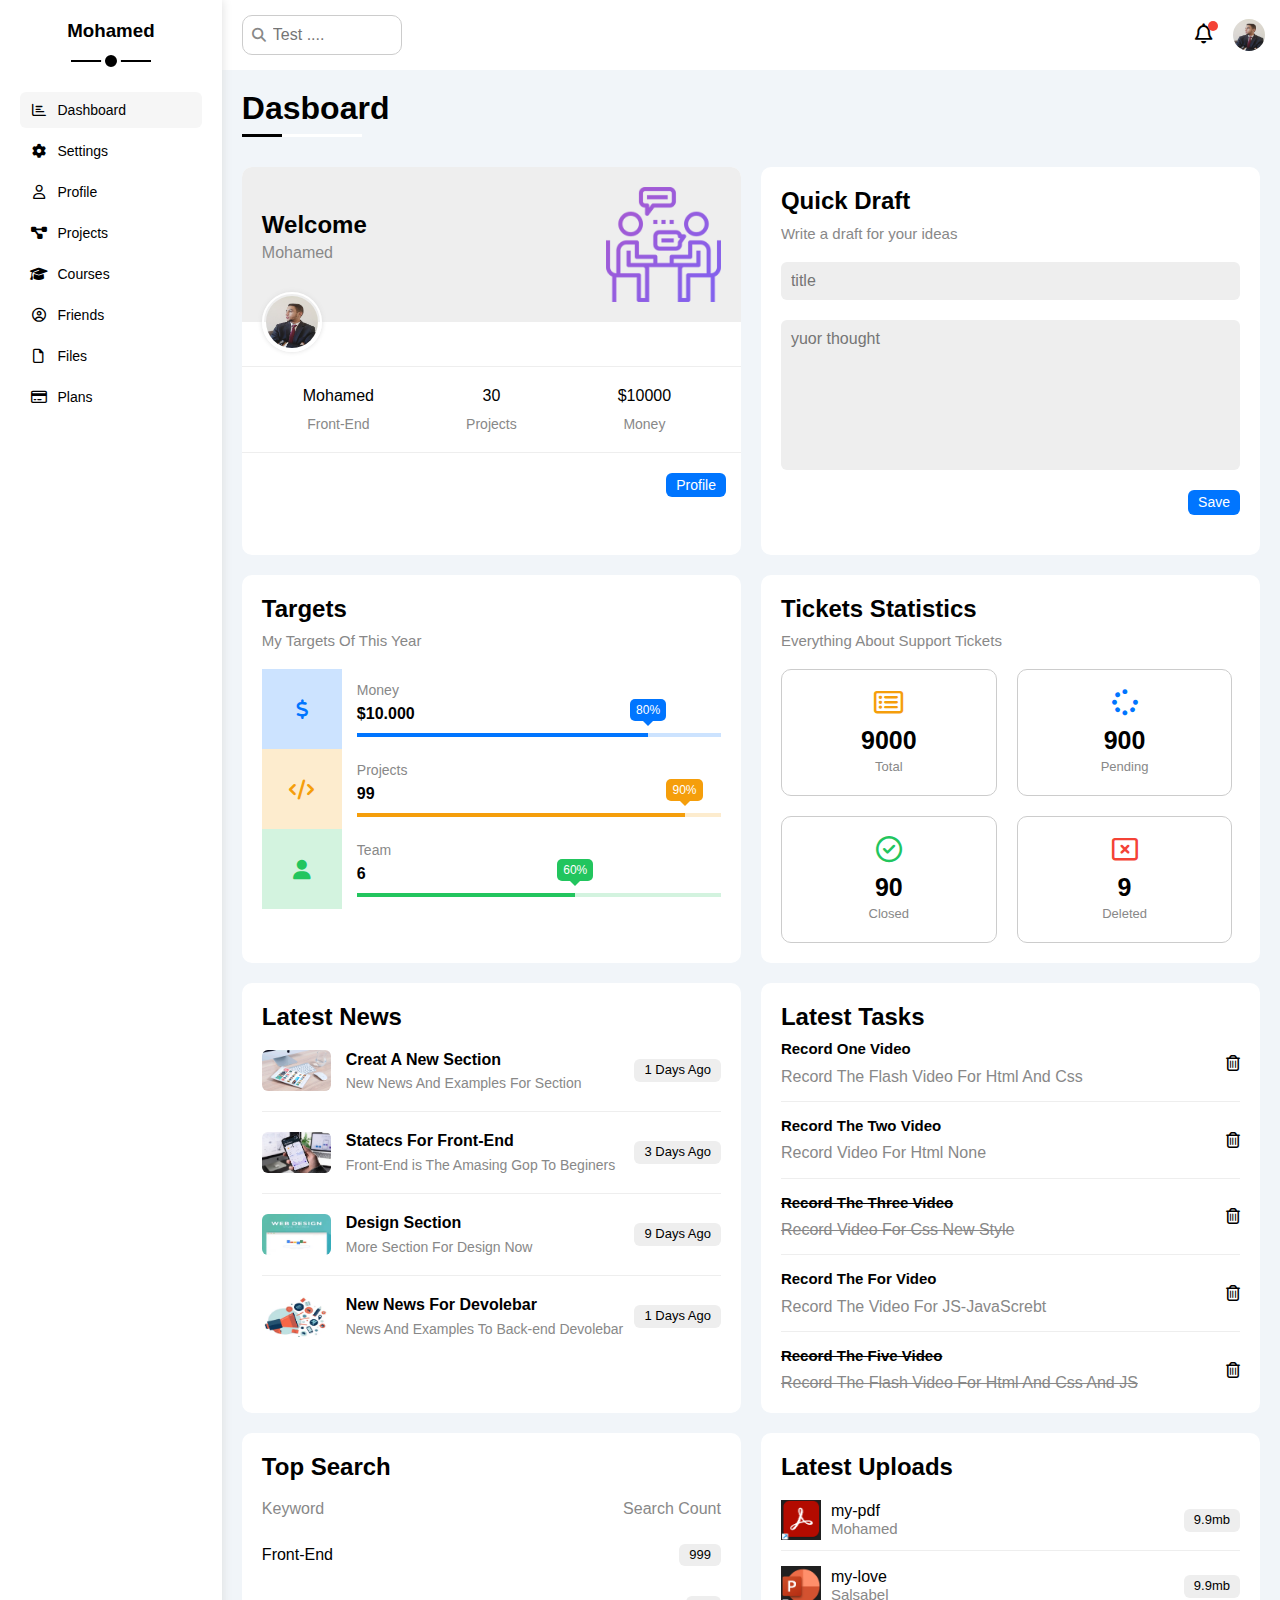
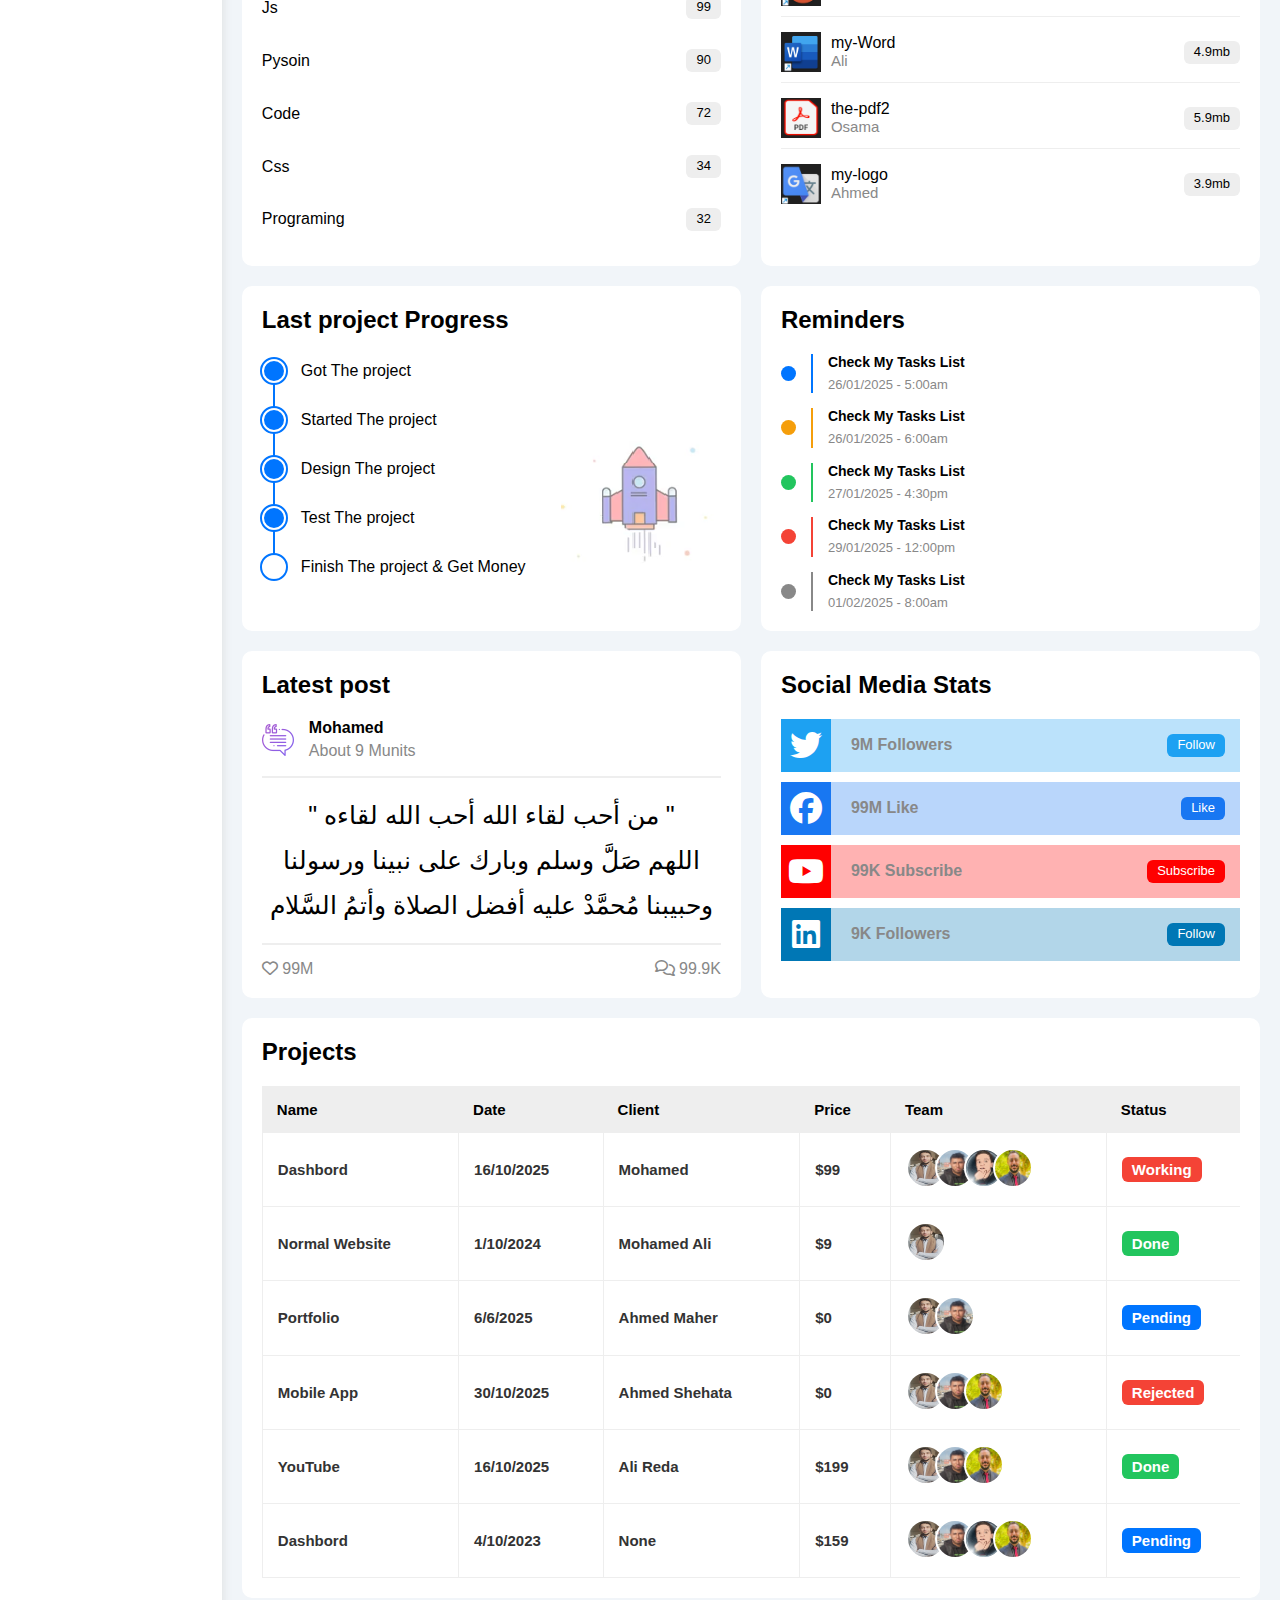
<file: index.html>
<!DOCTYPE html>
<html lang="en">
  <head>
    <meta charset="UTF-8" />
    <meta name="viewport" content="width=device-width, initial-scale=1.0" />
    <link rel="stylesheet" href="assets/css/all.min.css" />
    <link rel="stylesheet" href="assets/css/frem.css" />
    <link rel="stylesheet" href="assets/css/main.css" />
    <link rel="stylesheet" href="assets/css/normalize.css" />
    <title>Home</title>
  </head>
  <body>
    <div class="page d-flex">
      <!-- Start Sidbar -->
      <div class="sidbar bg-white p-relative p-20">
        <h3 class="p-relative txt-c">Mohamed</h3>
        <ul>
          <li>
            <a
              class="active d-flex c-black align-c fs-14 rad-6 p-10"
              href="index.html"
            >
              <i class="fa-regular fa-chart-bar fa-fw"></i>
              <span class="fs-14">Dashboard</span>
            </a>
          </li>
          <li>
            <a
              class="d-flex c-black align-c fs-14 rad-6 p-10"
              href="Settings.html"
            >
              <i class="fa-solid fa-gear fa-fw"></i>
              <span>Settings</span>
            </a>
          </li>
          <li>
            <a
              class="d-flex c-black align-c fs-14 rad-6 p-10"
              href="Profile.html"
            >
              <i class="fa-regular fa-user fa-fw"></i>
              <span>Profile</span>
            </a>
          </li>
          <li>
            <a
              class="d-flex c-black align-c fs-14 rad-6 p-10"
              href="Projects.html"
            >
              <i class="fa-solid fa-diagram-project fa-fw"></i>
              <span>Projects</span>
            </a>
          </li>
          <li>
            <a
              class="d-flex c-black align-c fs-14 rad-6 p-10"
              href="Courses.html"
            >
              <i class="fa-solid fa-graduation-cap fa-fw"></i>
              <span>Courses</span>
            </a>
          </li>
          <li>
            <a
              class="d-flex c-black align-c fs-14 rad-6 p-10"
              href="Friends.html"
            >
              <i class="fa-regular fa-circle-user fa-fw"></i>
              <span>Friends</span>
            </a>
          </li>
          <li>
            <a
              class="d-flex c-black align-c fs-14 rad-6 p-10"
              href="Files.html"
            >
              <i class="fa-regular fa-file fa-fw"></i>
              <span>Files</span>
            </a>
          </li>
          <li>
            <a
              class="d-flex c-black align-c fs-14 rad-6 p-10"
              href="Plans.html"
            >
              <i class="fa-regular fa-credit-card fa-fw"></i>
              <span>Plans</span>
            </a>
          </li>
        </ul>
      </div>
      <!-- End Sidbar -->
      <!-- Start Contant -->
      <div class="contant w-full over">
        <!-- Start Nav -->
        <div class="head bg-white p-15 between-flex">
          <div class="serch p-relative">
            <input
              class="p-10 border rad-10 b-ccc"
              type="search"
              placeholder="Test ...."
            />
          </div>
          <div class="icons d-flex align-c">
            <span class="not p-relative">
              <i class="fa-regular fa-bell fa-lg"></i>
            </span>
            <img class="rad-50" src="assets/img/user.jpg" alt="avatar" />
          </div>
        </div>
        <!-- End Nav -->
        <h1 class="title p-relative">Dasboard</h1>
        <!-- Start Dasboard Table -->
        <div class="raber d-grid gap-20 rad-10">
          <!-- Start Dasboard Welcome -->
          <div class="over bg-white rad-10 txt-c-mobile block-mobile">
            <div class="text p-20 d-flex between-flex bg-eee">
              <div>
                <h2 class="m-0">Welcome</h2>
                <p class="c-gray">Mohamed</p>
              </div>
              <img src="assets/img/left-image.png" alt="img" />
            </div>
            <img src="assets/img/user.jpg" alt="img" class="ava rad-50" />
            <div class="body txt-c d-flex p-20 block-mobile">
              <div>
                Mohamed <span class="d-block c-gray fs-14">Front-End</span>
              </div>
              <div>30 <span class="d-block c-gray fs-14">Projects</span></div>
              <div>$10000 <span class="d-block c-gray fs-14">Money</span></div>
            </div>
            <a
              href="Profile.html"
              class="viset d-block fs-14 rad-6 bg-blue c-white w-fit btn-shap"
              >Profile</a
            >
          </div>
          <!-- End Dasboard Welcome-->
          <!-- Start Dasboard Quick-->
          <div class="quick p-20 bg-white rad-10">
            <h2 class="mg-h2">Quick Draft</h2>
            <p class="mg-p fs-15 c-gray">Write a draft for your ideas</p>
            <form>
              <input
                class="d-block w-full p-10 bg-eee rad-6"
                type="text"
                placeholder="title"
              />
              <textarea
                class="d-block w-full p-10 bg-eee rad-6"
                placeholder="yuor thought"
              ></textarea>
              <input
                class="save d-block fs-14 bg-blue c-white w-fit btn-shap"
                type="submit"
                value="Save"
              />
            </form>
          </div>
          <!-- End Dasboard Quick-->
          <!-- Start Dasboard Target-->
          <div class="target bg-white p-20 rad-10">
            <h2 class="mg-h2">Targets</h2>
            <p class="mg-p c-gray fs-15">My Targets Of This Year</p>
            <div class="targ-R blue d-flex align-c">
              <div class="icon flex-center">
                <i class="fa-solid fa-dollar-sign fa-lg c-blue"></i>
              </div>
              <div class="data">
                <span class="fs-14 c-gray">Money</span>
                <span class="d-block fw-bold">$10.000</span>
                <div class="prog blue p-relative">
                  <span class="bg-blue" style="width: 80%">
                    <span class="bg-blue c-white">80%</span>
                  </span>
                </div>
              </div>
            </div>
            <div class="targ-R orang d-flex align-c">
              <div class="icon flex-center">
                <i class="fa-solid fa-code fa-lg c-orang"></i>
              </div>
              <div class="data">
                <span class="fs-14 c-gray">Projects</span>
                <span class="d-block fw-bold">99</span>
                <div class="prog blue p-relative">
                  <span class="bg-orang orang" style="width: 90%">
                    <span class="bg-orang c-white">90%</span>
                  </span>
                </div>
              </div>
            </div>
            <div class="targ-R green d-flex align-c">
              <div class="icon flex-center">
                <i class="fa-solid fa-user fa-lg c-green"></i>
              </div>
              <div class="data">
                <span class="fs-14 c-gray">Team</span>
                <span class="d-block fw-bold">6</span>
                <div class="prog blue p-relative">
                  <span class="bg-green green" style="width: 60%">
                    <span class="bg-green c-white">60%</span>
                  </span>
                </div>
              </div>
            </div>
          </div>
          <!-- End Dasboard Target-->
          <!-- Start Dasboard Ticket-->
          <div class="ticket bg-white p-20 rad-10">
            <h2 class="mg-h2">Tickets Statistics</h2>
            <p class="mg-p c-gray fs-15">Everything About Support Tickets</p>
            <div class="d-flex txt-c gap-20 f-wrap">
              <div class="box p-20 rad-10 fs-13 c-gray b-ccc">
                <i class="fa-regular fa-rectangle-list fa-2x c-orang"></i>
                <span class="d-block c-black fw-bold fs-25">9000</span>
                Total
              </div>
              <div class="box p-20 rad-10 fs-13 c-gray b-ccc">
                <i class="fa-solid fa-spinner fa-2x c-blue"></i>
                <span class="d-block c-black fw-bold fs-25">900</span>
                Pending
              </div>
              <div class="box p-20 rad-10 fs-13 c-gray b-ccc">
                <i class="fa-regular fa-circle-check fa-2x c-green"></i>
                <span class="d-block c-black fw-bold fs-25">90</span>
                Closed
              </div>
              <div class="box p-20 rad-10 fs-13 c-gray b-ccc">
                <i class="fa-regular fa-rectangle-xmark fa-2x c-red"></i>
                <span class="d-block c-black fw-bold fs-25">9</span>
                Deleted
              </div>
            </div>
          </div>
          <!-- End Dasboard Ticket-->
          <!-- Start Dasboard News -->
          <div class="News bg-white txt-c-mobile p-20 rad-10">
            <h2 class="mg-p">Latest News</h2>
            <div class="news d-flex align-c block-mobile">
              <img src="assets/img/blog-item-01.png" alt="news" />
              <div class="info">
                <h3>Creat A New Section</h3>
                <p class="m-0 fs-14 c-gray">
                  New News And Examples For Section
                </p>
              </div>
              <span class="lable btn-shap bg-eee fs-13 d-block"
                >1 Days Ago</span
              >
            </div>
            <div class="news d-flex align-c block-mobile">
              <img src="assets/img/card (2).jpg" alt="news" />
              <div class="info">
                <h3>Statecs For Front-End</h3>
                <p class="m-0 fs-14 c-gray">
                  Front-End is The Amasing Gop To Beginers
                </p>
              </div>
              <span class="lable btn-shap bg-eee fs-13 d-block"
                >3 Days Ago</span
              >
            </div>
            <div class="news d-flex align-c block-mobile">
              <img src="assets/img/bord (4).png" alt="news" />
              <div class="info">
                <h3>Design Section</h3>
                <p class="m-0 fs-14 c-gray">More Section For Design Now</p>
              </div>
              <span class="lable d-block btn-shap bg-eee fs-13"
                >9 Days Ago</span
              >
            </div>
            <div class="news d-flex align-c block-mobile">
              <img src="assets/img/event.png" alt="news" />
              <div class="info">
                <h3>New News For Devolebar</h3>
                <p class="m-0 fs-14 c-gray">
                  News And Examples To Back-end Devolebar
                </p>
              </div>
              <span class="lable btn-shap bg-eee fs-13 d-block"
                >1 Days Ago</span
              >
            </div>
          </div>
          <!-- End Dasboard News -->
          <!-- Start Dasboard Tasks -->
          <div class="tasks p-20 bg-white rad-10">
            <h2 class="mg-h2">Latest Tasks</h2>
            <div class="task between-flex">
              <div class="info">
                <h3 class="mg-h2 fs-15">Record One Video</h3>
                <p class="m-0 c-gray">
                  Record The Flash Video For Html And Css
                </p>
              </div>
              <i class="fa-regular fa-trash-can delete"></i>
            </div>
            <div class="task between-flex">
              <div class="info">
                <h3 class="mg-h2 fs-15">Record The Two Video</h3>
                <p class="m-0 c-gray">Record Video For Html None</p>
              </div>
              <i class="fa-regular fa-trash-can delete"></i>
            </div>
            <div class="task between-flex done">
              <div class="info">
                <h3 class="mg-h2 fs-15">Record The Three Video</h3>
                <p class="m-0 c-gray">Record Video For Css New Style</p>
              </div>
              <i class="fa-regular fa-trash-can delete"></i>
            </div>
            <div class="task between-flex">
              <div class="info">
                <h3 class="mg-h2 fs-15">Record The For Video</h3>
                <p class="m-0 c-gray">Record The Video For JS-JavaScrebt</p>
              </div>
              <i class="fa-regular fa-trash-can delete"></i>
            </div>
            <div class="task between-flex done">
              <div class="info">
                <h3 class="mg-h2 fs-15">Record The Five Video</h3>
                <p class="m-0 c-gray">
                  Record The Flash Video For Html And Css And JS
                </p>
              </div>
              <i class="fa-regular fa-trash-can delete"></i>
            </div>
          </div>
          <!-- End Dasboard Tasks -->
          <!-- Start Dasboard Top Search -->
          <div class="top-S p-20 bg-white rad-10">
            <h2 class="mg-p">Top Search</h2>
            <div class="head d-block between-flex c-gray">
              <div>Keyword</div>
              <div>Search Count</div>
            </div>
            <div class="items d-flex between-flex">
              <span> Front-End</span>
              <span class="bg-eee fs-13 btn-shap">999</span>
            </div>
            <div class="items d-flex between-flex">
              <span>Js</span>
              <span class="bg-eee fs-13 btn-shap">99</span>
            </div>
            <div class="items d-flex between-flex">
              <span>Pysoin</span>
              <span class="bg-eee fs-13 btn-shap">90</span>
            </div>
            <div class="items d-flex between-flex">
              <span>Code</span>
              <span class="bg-eee fs-13 btn-shap">72</span>
            </div>
            <div class="items d-flex between-flex">
              <span>Css</span>
              <span class="bg-eee fs-13 btn-shap">34</span>
            </div>
            <div class="items d-flex between-flex">
              <span>Programing</span>
              <span class="bg-eee fs-13 btn-shap">32</span>
            </div>
          </div>
          <!-- End Dasboard Top Search -->
          <!-- Start Dasboard Uploads -->
          <div class="uplod p-20 bg-white rad-10">
            <h2 class="mg-p">Latest Uploads</h2>
            <ul>
              <li class="between-flex">
                <div class="d-flex align-c">
                  <img src="assets/img/pdf (6).PNG" alt="pdf" />
                  <div>
                    <span class="d-block">my-pdf</span>
                    <span class="fs-15 c-gray">Mohamed</span>
                  </div>
                </div>
                <div class="bg-eee btn-shap fs-13">9.9mb</div>
              </li>
              <li class="between-flex">
                <div class="d-flex align-c">
                  <img src="assets/img/pdf (3).PNG" alt="pdf" />
                  <div>
                    <span class="d-block"> my-love</span>
                    <span class="fs-15 c-gray"> Salsabel</span>
                  </div>
                </div>
                <div class="bg-eee btn-shap fs-13">9.9mb</div>
              </li>
              <li class="between-flex">
                <div class="d-flex align-c">
                  <img src="assets/img/pdf (1).PNG" alt="pdf" />
                  <div>
                    <span class="d-block">my-Word</span>
                    <span class="fs-15 c-gray">Ali</span>
                  </div>
                </div>
                <div class="bg-eee btn-shap fs-13">4.9mb</div>
              </li>
              <li class="between-flex">
                <div class="d-flex align-c">
                  <img src="assets/img/pdf (4).PNG" alt="pdf" />
                  <div>
                    <span class="d-block">the-pdf2</span>
                    <span class="fs-15 c-gray">Osama</span>
                  </div>
                </div>
                <div class="bg-eee btn-shap fs-13">5.9mb</div>
              </li>
              <li class="between-flex">
                <div class="d-flex align-c">
                  <img src="assets/img/pdf (2).PNG" alt="pdf" />
                  <div>
                    <span class="d-block">my-logo</span>
                    <span class="fs-15 c-gray">Ahmed</span>
                  </div>
                </div>
                <div class="bg-eee btn-shap fs-13">3.9mb</div>
              </li>
            </ul>
          </div>
          <!-- End Dasboard Uploads -->
          <!-- Start Dasboard Project -->
          <div class="project p-20 bg-white rad-10 p-relative">
            <h2 class="mg-p">Last project Progress</h2>
            <ul class="m-0 p-relative">
              <li class="d-flex align-c done">Got The project</li>
              <li class="d-flex align-c done">Started The project</li>
              <li class="d-flex align-c done">Design The project</li>
              <li class="d-flex align-c now">Test The project</li>
              <li class="d-flex align-c">Finish The project & Get Money</li>
            </ul>
            <img src="assets/img/صاروخ.PNG" alt="lansh" />
          </div>
          <!-- End Dasboard Project -->
          <!-- Start Dasboard Reminder -->
          <div class="remainder p-20 bg-white rad-10">
            <h2 class="mg-p">Reminders</h2>
            <ul>
              <li class="d-flex align-c">
                <span class="bg-blue d-block rad-50"></span>
                <div class="blue">
                  <p class="fs-14 fw-bold">Check My Tasks List</p>
                  <span class="c-gray fs-13">26/01/2025 - 5:00am</span>
                </div>
              </li>
              <li class="d-flex align-c">
                <span class="bg-orang d-block rad-50"></span>
                <div class="orang">
                  <p class="fs-14 fw-bold">Check My Tasks List</p>
                  <span class="c-gray fs-13">26/01/2025 - 6:00am</span>
                </div>
              </li>
              <li class="d-flex align-c">
                <span class="bg-green d-block rad-50"></span>
                <div class="green">
                  <p class="fs-14 fw-bold">Check My Tasks List</p>
                  <span class="c-gray fs-13">27/01/2025 - 4:30pm</span>
                </div>
              </li>
              <li class="d-flex align-c">
                <span class="bg-red d-block rad-50"></span>
                <div class="red">
                  <p class="fs-14 fw-bold">Check My Tasks List</p>
                  <span class="c-gray fs-13">29/01/2025 - 12:00pm</span>
                </div>
              </li>
              <li class="d-flex align-c">
                <span class="bg-gray d-block rad-50"></span>
                <div class="gray">
                  <p class="fs-14 fw-bold">Check My Tasks List</p>
                  <span class="c-gray fs-13">01/02/2025 - 8:00am</span>
                </div>
              </li>
            </ul>
          </div>
          <!-- End Dasboard Reminder -->
          <!-- Start Dasboard Post -->
          <div class="post p-20 bg-white rad-10">
            <h2 class="mg-p">Latest post</h2>
            <div class="top d-flex align-c">
              <img src="assets/img/testimonial-icon.png" alt="av" />
              <div class="info">
                <span class="d-block fw-bold">Mohamed</span>
                <span class="c-gray">About 9 Munits</span>
              </div>
            </div>
            <div class="text txt-c-mobile">
              " من أحب لقاء الله أحب الله لقاءه "<br />
              اللهم صَلَّ وسلم وبارك على نبينا ورسولنا وحبيبنا مُحمَّدْ عليه
              أفضل الصلاة وأتمُ السَّلام
            </div>
            <div class="liks between-flex c-gray">
              <div>
                <i class="fa-regular fa-heart"></i>
                <span>99M</span>
              </div>
              <div>
                <i class="fa-regular fa-comments"></i>
                <span>99.9K</span>
              </div>
            </div>
          </div>
          <!-- End Dasboard Post -->
          <!-- Start Dasboard Social Media Stats-->
          <div class="social p-20 bg-white rad-10">
            <h2 class="mg-p">Social Media Stats</h2>
            <div class="box twitter p-15 between-flex p-relative">
              <i
                class="fa-brands fa-twitter fa-2x c-white h-full flex-center"
              ></i>
              <span class="c-gray fw-bold">9M Followers</span>
              <a class="fs-13 c-white btn-shap" href="#">Follow</a>
            </div>
            <div class="box facebook p-15 p-relative between-flex">
              <i
                class="fa-brands fa-facebook fa-2x c-white h-full flex-center"
              ></i>
              <span class="c-gray fw-bold">99M Like</span>
              <a class="fs-13 c-white btn-shap" href="#">Like</a>
            </div>
            <div class="box youtube p-15 p-relative between-flex">
              <i
                class="fa-brands fa-youtube fa-2x c-white h-full flex-center"
              ></i>
              <span class="c-gray fw-bold">99K Subscribe</span>
              <a class="fs-13 c-white btn-shap" href="#">Subscribe</a>
            </div>
            <div class="box linkedin p-15 p-relative between-flex">
              <i
                class="fa-brands fa-linkedin fa-2x c-white h-full flex-center"
              ></i>
              <span class="c-gray fw-bold">9K Followers</span>
              <a class="fs-13 c-white btn-shap" href="#">Follow</a>
            </div>
          </div>
          <!-- End Dasboard Social Media Stats-->
        </div>
        <!-- Start Table -->
        <div class="projects p-20 bg-white rad-10 m-20">
          <h2 class="mg-p">Projects</h2>
          <div class="responsev-t">
            <table class="fs-15 w-full">
              <thead>
                <tr>
                  <td>Name</td>
                  <td>Date</td>
                  <td>Client</td>
                  <td>Price</td>
                  <td>Team</td>
                  <td>Status</td>
                </tr>
              </thead>
              <tbody>
                <tr>
                  <td>Dashbord</td>
                  <td>16/10/2025</td>
                  <td>Mohamed</td>
                  <td>$99</td>
                  <td>
                    <img src="assets/img/team (5).jpg" alt="img" />
                    <img src="assets/img/team (3).jpg" alt="img" />
                    <img src="assets/img/team (4).jpg" alt="img" />
                    <img src="assets/img/team (2).jpg" alt="img" />
                  </td>
                  <td>
                    <span class="lable bg-red c-white btn-shap m-0"
                      >Working</span
                    >
                  </td>
                </tr>

                <tr>
                  <td>Normal Website</td>
                  <td>1/10/2024</td>
                  <td>Mohamed Ali</td>
                  <td>$9</td>
                  <td>
                    <img src="assets/img/team (5).jpg" alt="img" />
                  </td>
                  <td>
                    <span class="lable bg-green c-white btn-shap m-0"
                      >Done</span
                    >
                  </td>
                </tr>

                <tr>
                  <td>Portfolio</td>
                  <td>6/6/2025</td>
                  <td>Ahmed Maher</td>
                  <td>$0</td>
                  <td>
                    <img src="assets/img/team (5).jpg" alt="img" />
                    <img src="assets/img/team (3).jpg" alt="img" />
                  </td>
                  <td>
                    <span class="lable bg-blue c-white btn-shap m-0"
                      >Pending</span
                    >
                  </td>
                </tr>

                <tr>
                  <td>Mobile App</td>
                  <td>30/10/2025</td>
                  <td>Ahmed Shehata</td>
                  <td>$0</td>
                  <td>
                    <img src="assets/img/team (5).jpg" alt="img" />
                    <img src="assets/img/team (3).jpg" alt="img" />
                    <img src="assets/img/team (2).jpg" alt="img" />
                  </td>
                  <td>
                    <span class="lable bg-red c-white btn-shap m-0"
                      >Rejected</span
                    >
                  </td>
                </tr>

                <tr>
                  <td>YouTube</td>
                  <td>16/10/2025</td>
                  <td>Ali Reda</td>
                  <td>$199</td>
                  <td>
                    <img src="assets/img/team (5).jpg" alt="img" />
                    <img src="assets/img/team (3).jpg" alt="img" />
                    <img src="assets/img/team (2).jpg" alt="img" />
                  </td>
                  <td>
                    <span class="lable bg-green c-white btn-shap m-0"
                      >Done</span
                    >
                  </td>
                </tr>

                <tr>
                  <td>Dashbord</td>
                  <td>4/10/2023</td>
                  <td>None</td>
                  <td>$159</td>
                  <td>
                    <img src="assets/img/team (5).jpg" alt="img" />
                    <img src="assets/img/team (3).jpg" alt="img" />
                    <img src="assets/img/team (4).jpg" alt="img" />
                    <img src="assets/img/team (2).jpg" alt="img" />
                  </td>
                  <td>
                    <span class="lable bg-blue c-white btn-shap m-0"
                      >Pending</span
                    >
                  </td>
                </tr>

              </tbody>
            </table>
          </div>
        </div>
        <!-- End Dasboard Table -->
      </div>
      <!-- End Contant -->
    </div>
  </body>
</html>
</file>
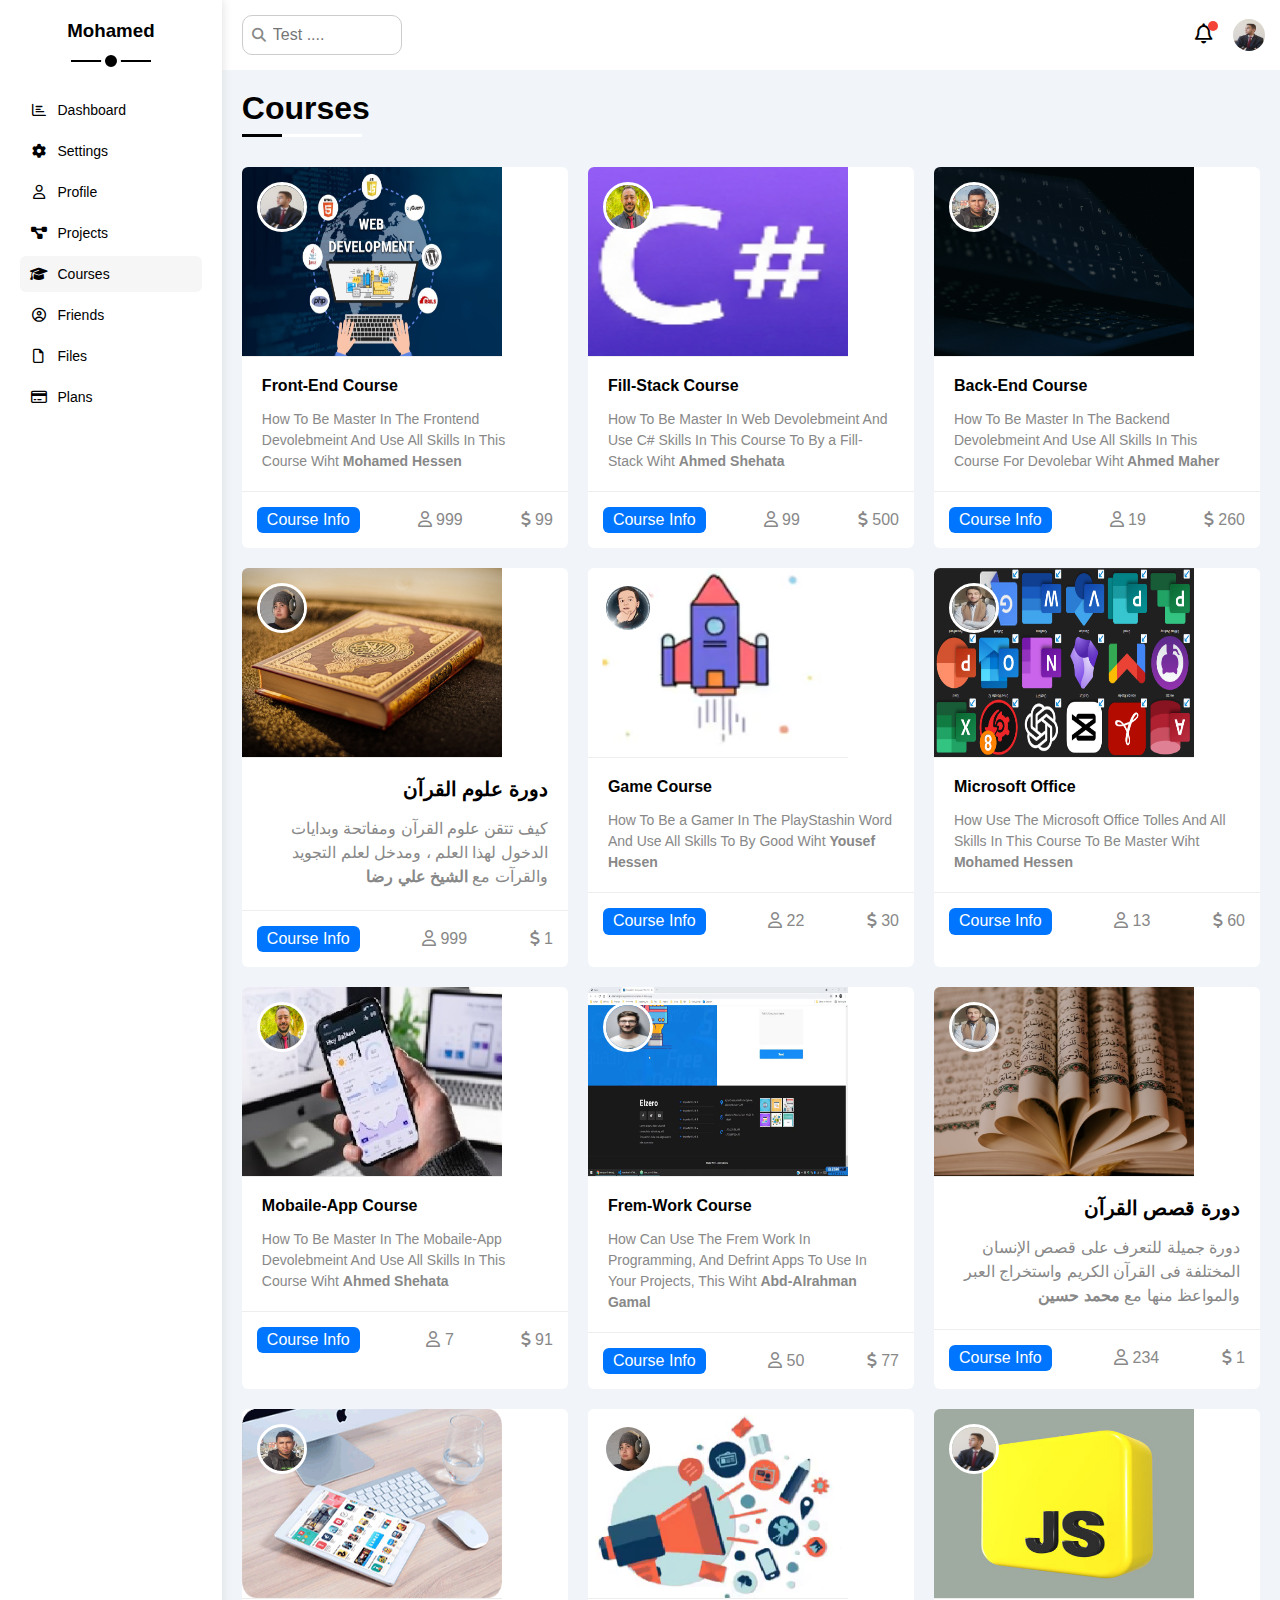
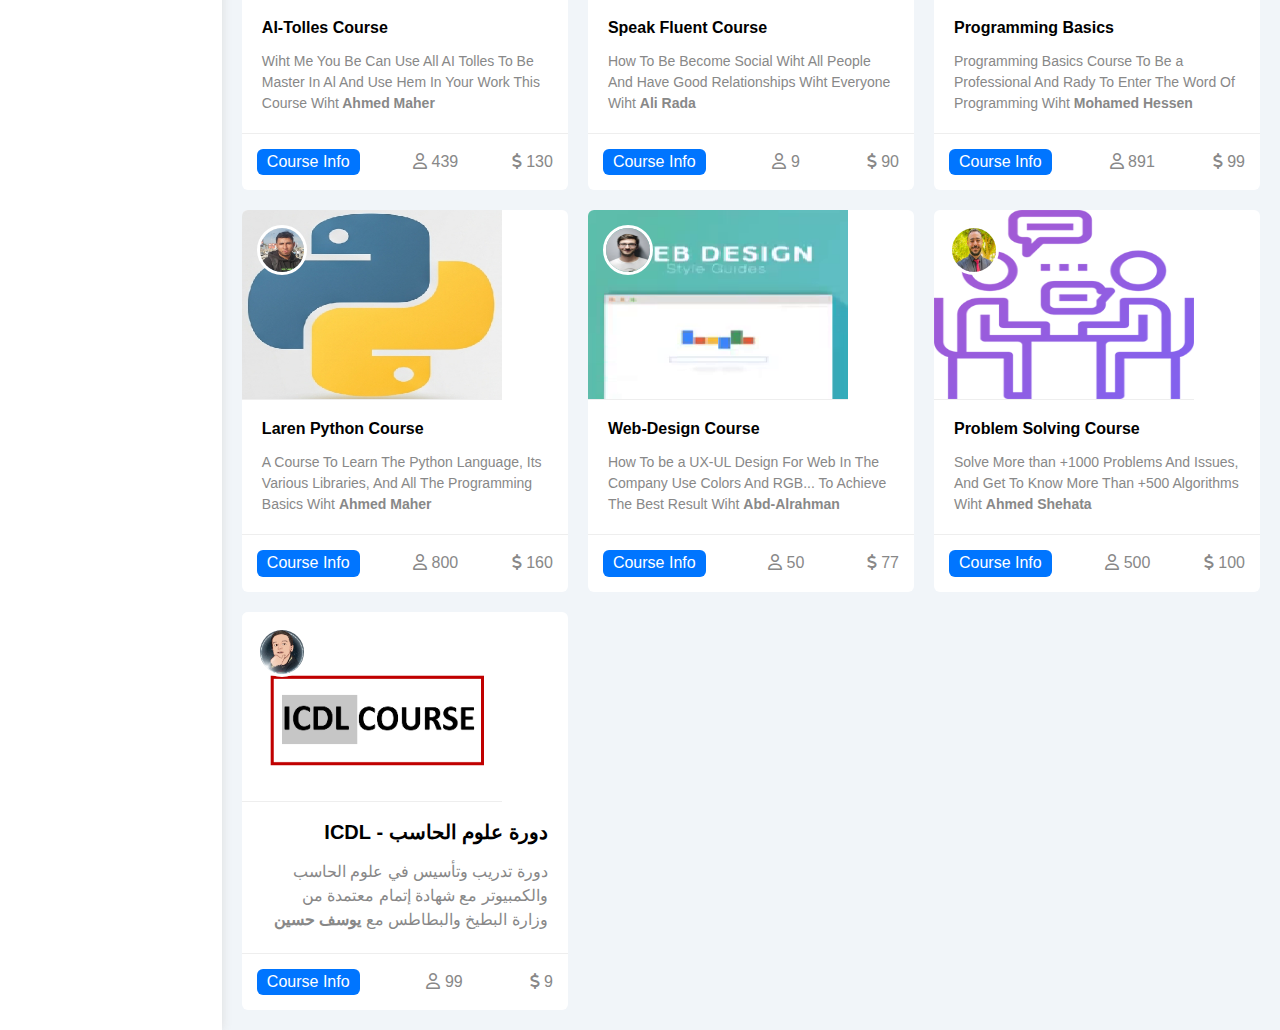
<file: Courses.html>
<!DOCTYPE html>
<html lang="en">
  <head>
    <meta charset="UTF-8" />
    <meta name="viewport" content="width=device-width, initial-scale=1.0" />
    <link rel="stylesheet" href="assets/css/all.min.css" />
    <link rel="stylesheet" href="assets/css/frem.css" />
    <link rel="stylesheet" href="assets/css/main.css" />
    <link rel="stylesheet" href="assets/css/normalize.css" />
    <title>Courses</title>
  </head>
  <body>
    <div class="page d-flex">
      <!-- Start Sidbar -->
      <div class="sidbar bg-white p-relative p-20">
        <h3 class="p-relative txt-c">Mohamed</h3>
        <ul>
          <li>
            <a
              class="d-flex c-black align-c fs-14 rad-6 p-10"
              href="index.html"
            >
              <i class="fa-regular fa-chart-bar fa-fw"></i>
              <span class="fs-14">Dashboard</span>
            </a>
          </li>
          <li>
            <a
              class="d-flex c-black align-c fs-14 rad-6 p-10"
              href="Settings.html"
            >
              <i class="fa-solid fa-gear fa-fw"></i>
              <span>Settings</span>
            </a>
          </li>
          <li>
            <a
              class="d-flex c-black align-c fs-14 rad-6 p-10"
              href="Profile.html"
            >
              <i class="fa-regular fa-user fa-fw"></i>
              <span>Profile</span>
            </a>
          </li>
          <li>
            <a
              class="d-flex c-black align-c fs-14 rad-6 p-10"
              href="Projects.html"
            >
              <i class="fa-solid fa-diagram-project fa-fw"></i>
              <span>Projects</span>
            </a>
          </li>
          <li>
            <a
              class="active d-flex c-black align-c fs-14 rad-6 p-10"
              href="Courses.html"
            >
              <i class="fa-solid fa-graduation-cap fa-fw"></i>
              <span>Courses</span>
            </a>
          </li>
          <li>
            <a
              class="d-flex c-black align-c fs-14 rad-6 p-10"
              href="Friends.html"
            >
              <i class="fa-regular fa-circle-user fa-fw"></i>
              <span>Friends</span>
            </a>
          </li>
          <li>
            <a
              class="d-flex c-black align-c fs-14 rad-6 p-10"
              href="Files.html"
            >
              <i class="fa-regular fa-file fa-fw"></i>
              <span>Files</span>
            </a>
          </li>
          <li>
            <a
              class="d-flex c-black align-c fs-14 rad-6 p-10"
              href="Plans.html"
            >
              <i class="fa-regular fa-credit-card fa-fw"></i>
              <span>Plans</span>
            </a>
          </li>
        </ul>
      </div>
      <!-- End Sidbar -->
      <!-- Start Contant -->
      <div class="contant w-full over">
        <!-- Start Nav -->
        <div class="head bg-white p-15 between-flex">
          <div class="serch p-relative">
            <input
              class="p-10 border rad-10 b-ccc"
              type="search"
              placeholder="Test ...."
            />
          </div>
          <div class="icons d-flex align-c">
            <span class="not p-relative">
              <i class="fa-regular fa-bell fa-lg"></i>
            </span>
            <img class="rad-50" src="assets/img/user.jpg" alt="avatar" />
          </div>
        </div>
        <!-- End Nav -->
        <!-- Start Courses Contant -->
        <h1 class="title p-relative">Courses</h1>
        <div class="page-C d-grid m-20 gap-20">
          <div class="course bg-white rad-6 p-relative">
            <img src="assets/img/c1.jpg" alt="cover img" class="cover" />
            <img src="assets/img/user.jpg" alt="img" class="ints rad-50" />
            <div class="txt">
              <h4 class="mg-h2">Front-End Course</h4>
              <p class="fs-14 c-gray">
                How To Be Master In The Frontend Devolebmeint And Use All Skills
                In This Course Wiht <span>Mohamed Hessen</span>
              </p>
            </div>
            <div class="info p-15 p-relative between-flex">
              <span class="btn-shap bg-blue c-white">Course Info</span>
              <span class="c-gray">
                <i class="fa-regular fa-user"></i>
                999
              </span>
              <span class="c-gray">
                <i class="fa-solid fa-dollar-sign"></i>
                99
              </span>
            </div>
          </div>

          <div class="course bg-white rad-6 p-relative">
            <img src="assets/img/c2.PNG" alt="cover img" class="cover" />
            <img src="assets/img/team (2).jpg" alt="img" class="ints rad-50" />
            <div class="txt">
              <h4 class="mg-h2">Fill-Stack Course</h4>
              <p class="fs-14 c-gray">
                How To Be Master In Web Devolebmeint And Use C# Skills In This
                Course To By a Fill-Stack Wiht
                <span>Ahmed Shehata</span>
              </p>
            </div>
            <div class="info p-15 p-relative between-flex">
              <span class="btn-shap bg-blue c-white">Course Info</span>
              <span class="c-gray">
                <i class="fa-regular fa-user"></i>
                99
              </span>
              <span class="c-gray">
                <i class="fa-solid fa-dollar-sign"></i>
                500
              </span>
            </div>
          </div>

          <div class="course bg-white rad-6 p-relative">
            <img src="assets/img/c3.jpg" alt="cover img" class="cover" />
            <img src="assets/img/team (3).jpg" alt="img" class="ints rad-50" />
            <div class="txt">
              <h4 class="mg-h2">Back-End Course</h4>
              <p class="fs-14 c-gray">
                How To Be Master In The Backend Devolebmeint And Use All Skills
                In This Course For Devolebar Wiht<span> Ahmed Maher</span>
              </p>
            </div>
            <div class="info p-15 p-relative between-flex">
              <span class="btn-shap bg-blue c-white">Course Info</span>
              <span class="c-gray">
                <i class="fa-regular fa-user"></i>
                19
              </span>
              <span class="c-gray">
                <i class="fa-solid fa-dollar-sign"></i>
                260
              </span>
            </div>
          </div>

          <div class="course bg-white rad-6 p-relative">
            <img src="assets/img/c4.jpg" alt="cover img" class="cover" />
            <img src="assets/img/team (1).JPG" alt="img" class="ints rad-50" />
            <div class="txt" style="direction: rtl">
              <h4 class="mg-h2 fs-20">دورة علوم القرآن</h4>
              <p class="fs-16 c-gray">
                كيف تتقن علوم القرآن ومفاتحة وبدايات الدخول لهذا العلم ، ومدخل
                لعلم التجويد والقرآت مع
                <span> الشيخ علي رضا </span>
              </p>
            </div>
            <div class="info p-15 p-relative between-flex">
              <span class="btn-shap bg-blue c-white">Course Info</span>
              <span class="c-gray">
                <i class="fa-regular fa-user"></i>
                999
              </span>
              <span class="c-gray">
                <i class="fa-solid fa-dollar-sign"></i>
                1
              </span>
            </div>
          </div>

          <div class="course bg-white rad-6 p-relative">
            <img src="assets/img/c4.png" alt="cover img" class="cover" />
            <img src="assets/img/team (4).jpg" alt="img" class="ints rad-50" />
            <div class="txt">
              <h4 class="mg-h2">Game Course</h4>
              <p class="fs-14 c-gray">
                How To Be a Gamer In The PlayStashin Word And Use All Skills To
                By Good Wiht <span> Yousef Hessen</span>
              </p>
            </div>
            <div class="info p-15 p-relative between-flex">
              <span class="btn-shap bg-blue c-white">Course Info</span>
              <span class="c-gray">
                <i class="fa-regular fa-user"></i>
                22
              </span>
              <span class="c-gray">
                <i class="fa-solid fa-dollar-sign"></i>
                30
              </span>
            </div>
          </div>

          <div class="course bg-white rad-6 p-relative">
            <img src="assets/img/c6.PNG" alt="cover img" class="cover" />
            <img src="assets/img/team (5).jpg" alt="img" class="ints rad-50" />
            <div class="txt">
              <h4 class="mg-h2">Microsoft Office</h4>
              <p class="fs-14 c-gray">
                How Use The Microsoft Office Tolles And All Skills In This
                Course To Be Master Wiht <span> Mohamed Hessen</span>
              </p>
            </div>
            <div class="info p-15 p-relative between-flex">
              <span class="btn-shap bg-blue c-white">Course Info</span>
              <span class="c-gray">
                <i class="fa-regular fa-user"></i>
                13
              </span>
              <span class="c-gray">
                <i class="fa-solid fa-dollar-sign"></i>
                60
              </span>
            </div>
          </div>

          <div class="course bg-white rad-6 p-relative">
            <img src="assets/img/card (2).jpg" alt="cover img" class="cover" />
            <img src="assets/img/team (2).jpg" alt="img" class="ints rad-50" />
            <div class="txt">
              <h4 class="mg-h2">Mobaile-App Course</h4>
              <p class="fs-14 c-gray">
                How To Be Master In The Mobaile-App Devolebmeint And Use All
                Skills In This Course Wiht <span>Ahmed Shehata</span>
              </p>
            </div>
            <div class="info p-15 p-relative between-flex">
              <span class="btn-shap bg-blue c-white">Course Info</span>
              <span class="c-gray">
                <i class="fa-regular fa-user"></i>
                7
              </span>
              <span class="c-gray">
                <i class="fa-solid fa-dollar-sign"></i>
                91
              </span>
            </div>
          </div>

          <div class="course bg-white rad-6 p-relative">
            <img src="assets/img/c5.png" alt="cover img" class="cover" />
            <img
              src="assets/img/user-200x300.webp"
              alt="img"
              class="ints rad-50"
            />
            <div class="txt">
              <h4 class="mg-h2">Frem-Work Course</h4>
              <p class="fs-14 c-gray">
                How Can Use The Frem Work In Programming, And Defrint Apps To
                Use In Your Projects, This Wiht
                <span>Abd-Alrahman Gamal</span>
              </p>
            </div>
            <div class="info p-15 p-relative between-flex">
              <span class="btn-shap bg-blue c-white">Course Info</span>
              <span class="c-gray">
                <i class="fa-regular fa-user"></i>
                50
              </span>
              <span class="c-gray">
                <i class="fa-solid fa-dollar-sign"></i>
                77
              </span>
            </div>
          </div>

          <div class="course bg-white rad-6 p-relative">
            <img src="assets/img/c7.jpg" alt="cover img" class="cover" />
            <img src="assets/img/team (5).jpg" alt="img" class="ints rad-50" />
            <div class="txt" style="direction: rtl">
              <h4 class="mg-h2 fs-20">دورة قصص القرآن</h4>
              <p class="fs-16 c-gray">
                دورة جميلة للتعرف على قصص الإنسان المختلفة فى القرآن الكريم
                واستخراج العبر والمواعظ منها مع <span> محمد حسين </span>
              </p>
            </div>
            <div class="info p-15 p-relative between-flex">
              <span class="btn-shap bg-blue c-white">Course Info</span>
              <span class="c-gray">
                <i class="fa-regular fa-user"></i>
                234
              </span>
              <span class="c-gray">
                <i class="fa-solid fa-dollar-sign"></i>
                1
              </span>
            </div>
          </div>

          <div class="course bg-white rad-6 p-relative">
            <img
              src="assets/img/blog-item-01.png"
              alt="cover img"
              class="cover"
            />
            <img src="assets/img/team (3).jpg" alt="img" class="ints rad-50" />
            <div class="txt">
              <h4 class="mg-h2">AI-Tolles Course</h4>
              <p class="fs-14 c-gray">
                Wiht Me You Be Can Use All AI Tolles To Be Master In Al And Use
                Hem In Your Work This Course Wiht<span> Ahmed Maher</span>
              </p>
            </div>
            <div class="info p-15 p-relative between-flex">
              <span class="btn-shap bg-blue c-white">Course Info</span>
              <span class="c-gray">
                <i class="fa-regular fa-user"></i>
                439
              </span>
              <span class="c-gray">
                <i class="fa-solid fa-dollar-sign"></i>
                130
              </span>
            </div>
          </div>

          <div class="course bg-white rad-6 p-relative">
            <img src="assets/img/event.png" alt="cover img" class="cover" />
            <img src="assets/img/team (1).JPG" alt="img" class="ints rad-50" />
            <div class="txt">
              <h4 class="mg-h2">Speak Fluent Course</h4>
              <p class="fs-14 c-gray">
                How To Be Become Social Wiht All People And Have Good
                Relationships Wiht Everyone Wiht
                <span>Ali Rada</span>
              </p>
            </div>
            <div class="info p-15 p-relative between-flex">
              <span class="btn-shap bg-blue c-white">Course Info</span>
              <span class="c-gray">
                <i class="fa-regular fa-user"></i>
                9
              </span>
              <span class="c-gray">
                <i class="fa-solid fa-dollar-sign"></i>
                90
              </span>
            </div>
          </div>

          <div class="course bg-white rad-6 p-relative">
            <img src="assets/img/c8.jpg" alt="cover img" class="cover" />
            <img src="assets/img/user.jpg" alt="img" class="ints rad-50" />
            <div class="txt">
              <h4 class="mg-h2">Programming Basics</h4>
              <p class="fs-14 c-gray">
                Programming Basics Course To Be a Professional And Rady To Enter
                The Word Of Programming Wiht
                <span> Mohamed Hessen</span>
              </p>
            </div>
            <div class="info p-15 p-relative between-flex">
              <span class="btn-shap bg-blue c-white">Course Info</span>
              <span class="c-gray">
                <i class="fa-regular fa-user"></i>
                891
              </span>
              <span class="c-gray">
                <i class="fa-solid fa-dollar-sign"></i>
                99
              </span>
            </div>
          </div>

          <div class="course bg-white rad-6 p-relative">
            <img src="assets/img/c9.png" alt="cover img" class="cover" />
            <img src="assets/img/team (3).jpg" alt="img" class="ints rad-50" />
            <div class="txt">
              <h4 class="mg-h2">Laren Python Course</h4>
              <p class="fs-14 c-gray">
                A Course To Learn The Python Language, Its Various Libraries,
                And All The Programming Basics Wiht <span>Ahmed Maher</span>
              </p>
            </div>
            <div class="info p-15 p-relative between-flex">
              <span class="btn-shap bg-blue c-white">Course Info</span>
              <span class="c-gray">
                <i class="fa-regular fa-user"></i>
                800
              </span>
              <span class="c-gray">
                <i class="fa-solid fa-dollar-sign"></i>
                160
              </span>
            </div>
          </div>

          <div class="course bg-white rad-6 p-relative">
            <img src="assets/img/bord (4).png" alt="cover img" class="cover" />
            <img
              src="assets/img/user-200x300.webp"
              alt="img"
              class="ints rad-50"
            />
            <div class="txt">
              <h4 class="mg-h2">Web-Design Course</h4>
              <p class="fs-14 c-gray">
                How To be a UX-UL Design For Web In The Company Use Colors And
                RGB... To Achieve The Best Result Wiht
                <span>Abd-Alrahman</span>
              </p>
            </div>
            <div class="info p-15 p-relative between-flex">
              <span class="btn-shap bg-blue c-white">Course Info</span>
              <span class="c-gray">
                <i class="fa-regular fa-user"></i>
                50
              </span>
              <span class="c-gray">
                <i class="fa-solid fa-dollar-sign"></i>
                77
              </span>
            </div>
          </div>

          <div class="course bg-white rad-6 p-relative">
            <img
              src="assets/img/left-image.png"
              alt="cover img"
              class="cover"
            />
            <img src="assets/img/team (2).jpg" alt="img" class="ints rad-50" />
            <div class="txt">
              <h4 class="mg-h2">Problem Solving Course</h4>
              <p class="fs-14 c-gray">
                Solve More than +1000 Problems And Issues, And Get To Know More
                Than +500 Algorithms Wiht <span>Ahmed Shehata</span>
              </p>
            </div>
            <div class="info p-15 p-relative between-flex">
              <span class="btn-shap bg-blue c-white">Course Info</span>
              <span class="c-gray">
                <i class="fa-regular fa-user"></i>
                500
              </span>
              <span class="c-gray">
                <i class="fa-solid fa-dollar-sign"></i>
                100
              </span>
            </div>
          </div>

          <div class="course bg-white rad-6 p-relative">
            <img src="assets/img/c10.PNG" alt="cover img" class="cover" />
            <img src="assets/img/team (4).jpg" alt="img" class="ints rad-50" />
            <div class="txt" style="direction: rtl">
              <h4 class="mg-h2 fs-20">دورة علوم الحاسب - ICDL</h4>
              <p class="fs-16 c-gray">
                دورة تدريب وتأسيس في علوم الحاسب والكمبيوتر مع شهادة إتمام
                معتمدة من وزارة البطيخ والبطاطس مع
                <span>يوسف حسين </span>
              </p>
            </div>
            <div class="info p-15 p-relative between-flex">
              <span class="btn-shap bg-blue c-white">Course Info</span>
              <span class="c-gray">
                <i class="fa-regular fa-user"></i>
                99
              </span>
              <span class="c-gray">
                <i class="fa-solid fa-dollar-sign"></i>
                9
              </span>
            </div>
          </div>
        </div>
      </div>
    </div>
  </body>
</html>
</file>
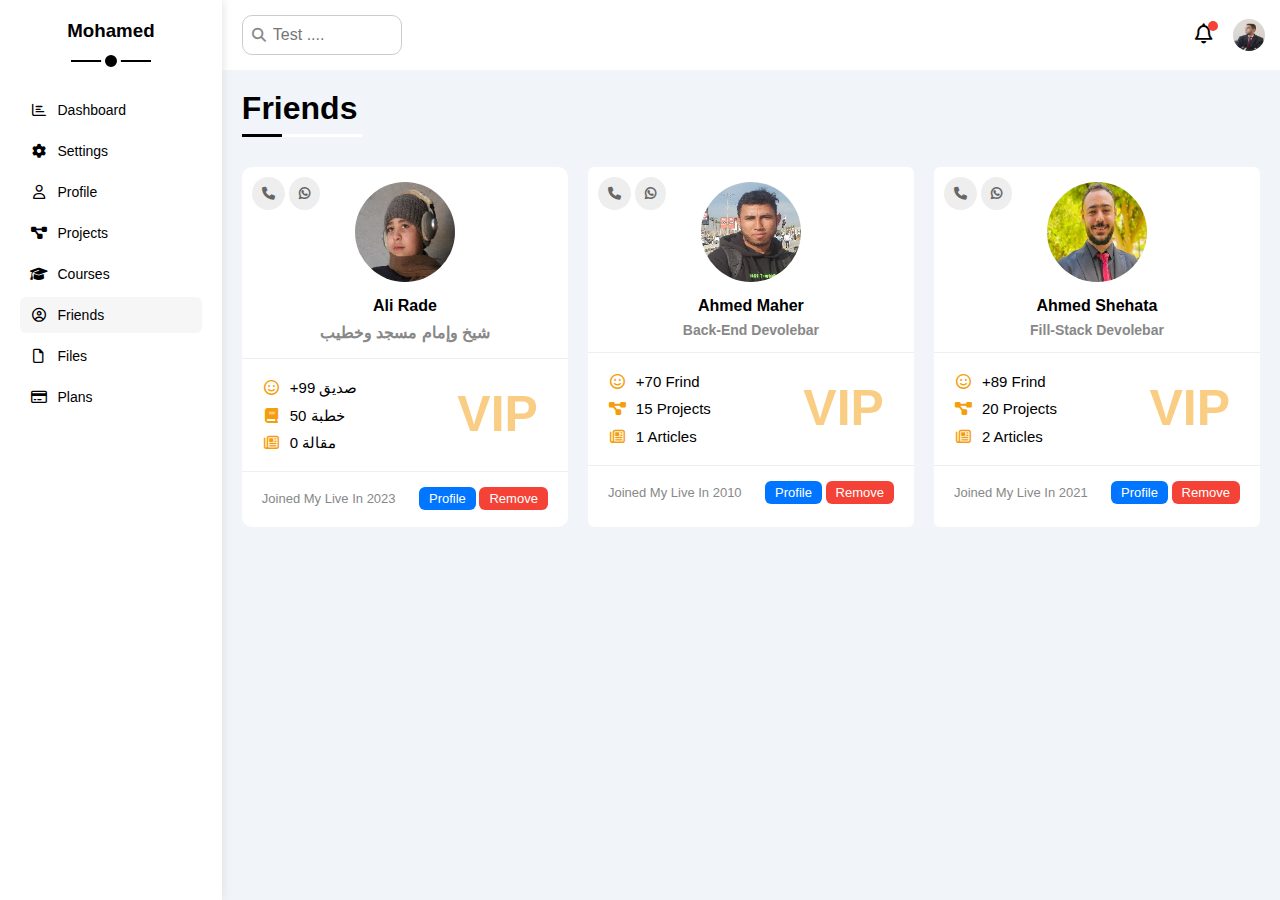
<file: Friends.html>
<!DOCTYPE html>
<html lang="en">
  <head>
    <meta charset="UTF-8" />
    <meta name="viewport" content="width=device-width, initial-scale=1.0" />
    <link rel="stylesheet" href="assets/css/all.min.css" />
    <link rel="stylesheet" href="assets/css/frem.css" />
    <link rel="stylesheet" href="assets/css/main.css" />
    <link rel="stylesheet" href="assets/css/normalize.css" />
    <title>Friends</title>
  </head>
  <body>
    <div class="page d-flex">
      <!-- Start Sidbar -->
      <div class="sidbar bg-white p-relative p-20">
        <h3 class="p-relative txt-c">Mohamed</h3>
        <ul>
          <li>
            <a
              class="d-flex c-black align-c fs-14 rad-6 p-10"
              href="index.html"
            >
              <i class="fa-regular fa-chart-bar fa-fw"></i>
              <span class="fs-14">Dashboard</span>
            </a>
          </li>
          <li>
            <a
              class="d-flex c-black align-c fs-14 rad-6 p-10"
              href="Settings.html"
            >
              <i class="fa-solid fa-gear fa-fw"></i>
              <span>Settings</span>
            </a>
          </li>
          <li>
            <a
              class="d-flex c-black align-c fs-14 rad-6 p-10"
              href="Profile.html"
            >
              <i class="fa-regular fa-user fa-fw"></i>
              <span>Profile</span>
            </a>
          </li>
          <li>
            <a
              class="d-flex c-black align-c fs-14 rad-6 p-10"
              href="Projects.html"
            >
              <i class="fa-solid fa-diagram-project fa-fw"></i>
              <span>Projects</span>
            </a>
          </li>
          <li>
            <a
              class="d-flex c-black align-c fs-14 rad-6 p-10"
              href="Courses.html"
            >
              <i class="fa-solid fa-graduation-cap fa-fw"></i>
              <span>Courses</span>
            </a>
          </li>
          <li>
            <a
              class="active d-flex c-black align-c fs-14 rad-6 p-10"
              href="Friends.html"
            >
              <i class="fa-regular fa-circle-user fa-fw"></i>
              <span>Friends</span>
            </a>
          </li>
          <li>
            <a
              class="d-flex c-black align-c fs-14 rad-6 p-10"
              href="Files.html"
            >
              <i class="fa-regular fa-file fa-fw"></i>
              <span>Files</span>
            </a>
          </li>
          <li>
            <a
              class="d-flex c-black align-c fs-14 rad-6 p-10"
              href="Plans.html"
            >
              <i class="fa-regular fa-credit-card fa-fw"></i>
              <span>Plans</span>
            </a>
          </li>
        </ul>
      </div>
      <!-- End Sidbar -->
      <!-- Start Contant -->
      <div class="contant w-full over">
        <!-- Start Nav -->
        <div class="head bg-white p-15 between-flex">
          <div class="serch p-relative">
            <input
              class="p-10 border rad-10 b-ccc"
              type="search"
              placeholder="Test ...."
            />
          </div>
          <div class="icons d-flex align-c">
            <span class="not p-relative">
              <i class="fa-regular fa-bell fa-lg"></i>
            </span>
            <img class="rad-50" src="assets/img/user.jpg" alt="avatar" />
          </div>
        </div>
        <!-- End Nav -->
        <!-- Start Friends Contant -->
        <h1 class="title p-relative">Friends</h1>
        <div class="page-F d-grid m-20 gap-20">
          <div class="friend bg-white rad-10 p-relative">
            <div class="contan">
              <a href="tel:01278365406">
                <i class="fa-solid fa-phone"></i>
              </a>
              <a href="https://wa.me/201278365406" target="_blank"
                ><i class="fab fa-whatsapp fw-bold"></i
              ></a>
            </div>
            <div class="txt-c">
              <img
                src="assets/img/team (1).JPG"
                alt="img"
                class="rad-50 w-100 h-100"
              />
              <h4>Ali Rade</h4>
              <p class="c-gray fs-16 fw-bold">شيخ وإمام مسجد وخطيب</p>
            </div>
            <div class="icons fs-14 p-relative">
              <div>
                <i class="fa-regular fa-face-smile fa-fw"></i>
                <span>+99 صديق</span>
              </div>
              <div>
                <i class="fa-solid fa-book fa-fw"></i>
                <span>50 خطبة</span>
              </div>
              <div>
                <i class="fa-regular fa-newspaper fa-fw"></i>
                <span>0 مقالة</span>
              </div>
              <span class="vip fw-bold c-orang">VIP</span>
            </div>
            <div class="info between-flex fs-13 p-20">
              <span class="c-gray"> Joined My Live In 2023</span>
              <div>
                <a class="bg-blue c-white btn-shap" href="Profile.html"
                  >Profile</a
                >
                <a class="bg-red c-white btn-shap" href="#">Remove</a>
              </div>
            </div>
          </div>

          <div class="friend bg-white rad-6 p-relative">
            <div class="contan">
              <a href="tel:01228252499">
                <i class="fa-solid fa-phone"></i>
              </a>
              <a href="https://wa.me/201228252499" target="_blank"
                ><i class="fab fa-whatsapp fw-bold"></i
              ></a>
            </div>
            <div class="txt-c">
              <img
                src="assets/img/team (3).jpg"
                alt="img"
                class="rad-50 w-100 h-100"
              />
              <h4>Ahmed Maher</h4>
              <p class="c-gray fs-14 fw-bold">Back-End Devolebar</p>
            </div>
            <div class="icons fs-14 p-relative">
              <div>
                <i class="fa-regular fa-face-smile fa-fw"></i>
                <span>+70 Frind</span>
              </div>
              <div>
                <i class="fa-solid fa-diagram-project fa-fw"></i>
                <span>15 Projects</span>
              </div>
              <div>
                <i class="fa-regular fa-newspaper fa-fw"></i>
                <span>1 Articles</span>
              </div>
              <span class="vip fw-bold c-orang">VIP</span>
            </div>
            <div class="info between-flex fs-13 p-20">
              <span class="c-gray"> Joined My Live In 2010</span>
              <div>
                <a class="bg-blue c-white btn-shap" href="Profile.html"
                  >Profile</a
                >
                <a class="bg-red c-white btn-shap" href="#">Remove</a>
              </div>
            </div>
          </div>

          <div class="friend bg-white rad-6 p-relative">
            <div class="contan">
              <a href="tel:01210298592">
                <i class="fa-solid fa-phone"></i>
              </a>
              <a href="https://wa.me/201210298592" target="_blank"
                ><i class="fab fa-whatsapp fw-bold"></i
              ></a>
            </div>
            <div class="txt-c">
              <img
                src="assets/img/team (2).jpg"
                alt="img"
                class="rad-50 w-100 h-100"
              />
              <h4>Ahmed Shehata</h4>
              <p class="c-gray fs-14 fw-bold">Fill-Stack Devolebar</p>
            </div>
            <div class="icons fs-14 p-relative">
              <div>
                <i class="fa-regular fa-face-smile fa-fw"></i>
                <span>+89 Frind</span>
              </div>
              <div>
                <i class="fa-solid fa-diagram-project fa-fw"></i>
                <span>20 Projects</span>
              </div>
              <div>
                <i class="fa-regular fa-newspaper fa-fw"></i>
                <span>2 Articles</span>
              </div>
              <span class="vip fw-bold c-orang">VIP</span>
            </div>
            <div class="info p-20 between-flex fs-13">
              <span class="c-gray"> Joined My Live In 2021</span>
              <div>
                <a class="bg-blue c-white btn-shap" href="Profile.html"
                  >Profile</a
                >
                <a class="bg-red c-white btn-shap" href="#">Remove</a>
              </div>
            </div>
          </div>
        </div>
      </div>
    </div>
  </body>
</html>
</file>
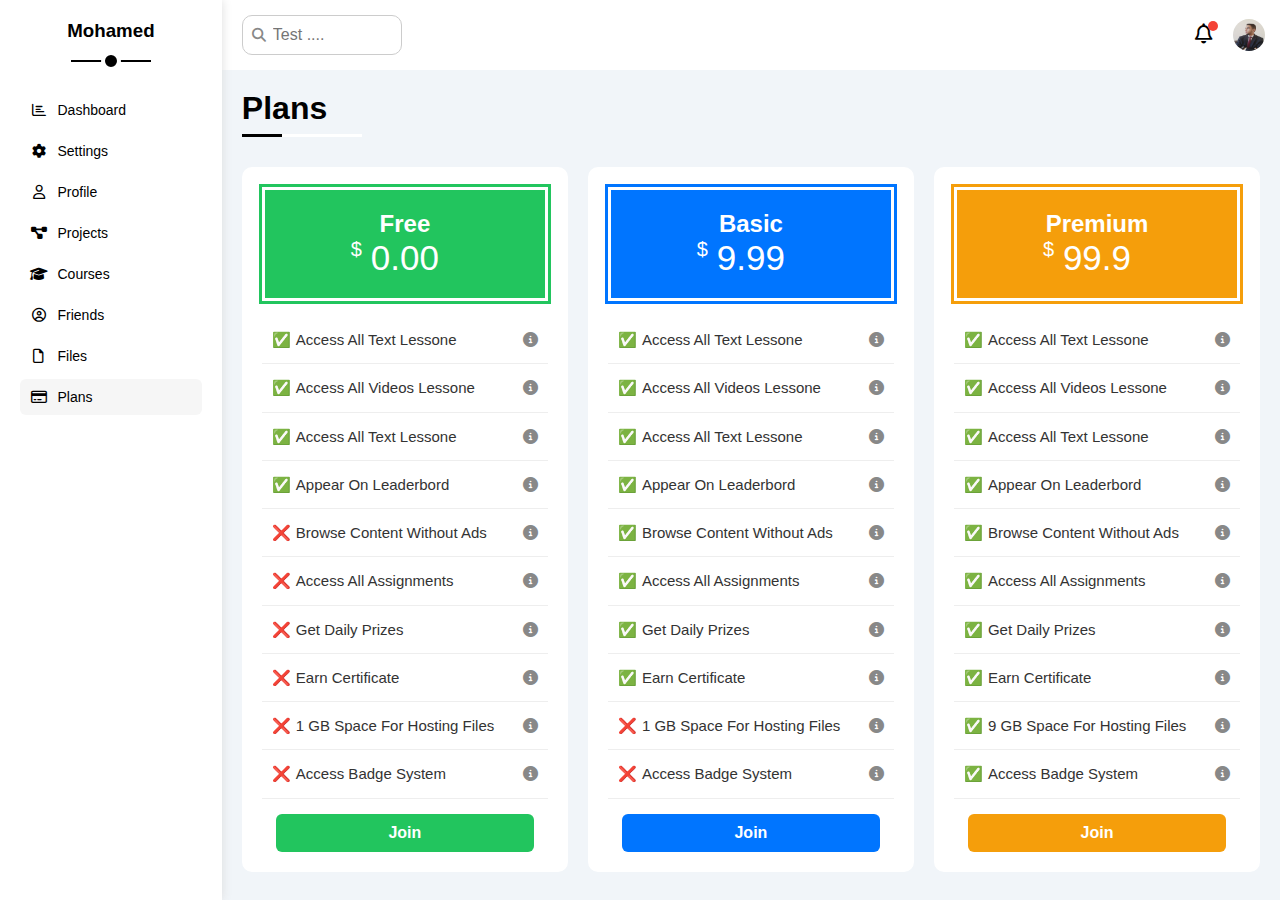
<file: Plans.html>
<!DOCTYPE html>
<html lang="en">
  <head>
    <meta charset="UTF-8" />
    <meta name="viewport" content="width=device-width, initial-scale=1.0" />
    <link rel="stylesheet" href="assets/css/all.min.css" />
    <link rel="stylesheet" href="assets/css/frem.css" />
    <link rel="stylesheet" href="assets/css/main.css" />
    <link rel="stylesheet" href="assets/css/normalize.css" />
    <title>Plans</title>
  </head>
  <body>
    <div class="page d-flex">
      <!-- Start Sidbar -->
      <div class="sidbar bg-white p-relative p-20">
        <h3 class="p-relative txt-c">Mohamed</h3>
        <ul>
          <li>
            <a
              class="d-flex c-black align-c fs-14 rad-6 p-10"
              href="index.html"
            >
              <i class="fa-regular fa-chart-bar fa-fw"></i>
              <span class="fs-14">Dashboard</span>
            </a>
          </li>
          <li>
            <a
              class="d-flex c-black align-c fs-14 rad-6 p-10"
              href="Settings.html"
            >
              <i class="fa-solid fa-gear fa-fw"></i>
              <span>Settings</span>
            </a>
          </li>
          <li>
            <a
              class="d-flex c-black align-c fs-14 rad-6 p-10"
              href="Profile.html"
            >
              <i class="fa-regular fa-user fa-fw"></i>
              <span>Profile</span>
            </a>
          </li>
          <li>
            <a
              class="d-flex c-black align-c fs-14 rad-6 p-10"
              href="Projects.html"
            >
              <i class="fa-solid fa-diagram-project fa-fw"></i>
              <span>Projects</span>
            </a>
          </li>
          <li>
            <a
              class="d-flex c-black align-c fs-14 rad-6 p-10"
              href="Courses.html"
            >
              <i class="fa-solid fa-graduation-cap fa-fw"></i>
              <span>Courses</span>
            </a>
          </li>
          <li>
            <a
              class="d-flex c-black align-c fs-14 rad-6 p-10"
              href="Friends.html"
            >
              <i class="fa-regular fa-circle-user fa-fw"></i>
              <span>Friends</span>
            </a>
          </li>
          <li>
            <a
              class="d-flex c-black align-c fs-14 rad-6 p-10"
              href="Files.html"
            >
              <i class="fa-regular fa-file fa-fw"></i>
              <span>Files</span>
            </a>
          </li>
          <li>
            <a
              class="active d-flex c-black align-c fs-14 rad-6 p-10"
              href="Plans.html"
            >
              <i class="fa-regular fa-credit-card fa-fw"></i>
              <span>Plans</span>
            </a>
          </li>
        </ul>
      </div>
      <!-- End Sidbar -->
      <!-- Start Contant -->
      <div class="contant w-full over">
        <!-- Start Nav -->
        <div class="head bg-white p-15 between-flex">
          <div class="serch p-relative">
            <input
              class="p-10 border rad-10 b-ccc"
              type="search"
              placeholder="Test ...."
            />
          </div>
          <div class="icons d-flex align-c">
            <span class="not p-relative">
              <i class="fa-regular fa-bell fa-lg"></i>
            </span>
            <img class="rad-50" src="assets/img/user.jpg" alt="avatar" />
          </div>
        </div>
        <!-- End Nav -->
        <!-- Start Plans Contant -->
        <h1 class="title p-relative">Plans</h1>
        <div class="page-P d-grid m-20 gap-20">
          <div class="plan green bg-white p-20 rad-10">
            <div class="top bg-green txt-c p-20">
              <h2 class="c-white m-0">Free</h2>
              <div class="price c-white">
                <span>$</span>
                0.00
              </div>
            </div>
            <ul>
              <li>
                ✅
                <span>Access All Text Lessone</span>
                <i class="fa-solid fa-circle-info help"></i>
              </li>
              <li>
                ✅
                <span>Access All Videos Lessone</span>
                <i class="fa-solid fa-circle-info help"></i>
              </li>
              <li>
                ✅
                <span>Access All Text Lessone</span>
                <i class="fa-solid fa-circle-info help"></i>
              </li>
              <li>
                ✅
                <span>Appear On Leaderbord</span>
                <i class="fa-solid fa-circle-info help"></i>
              </li>
              <li>
                ❌
                <span>Browse Content Without Ads</span>
                <i class="fa-solid fa-circle-info help"></i>
              </li>
              <li>
                ❌
                <span>Access All Assignments</span>
                <i class="fa-solid fa-circle-info help"></i>
              </li>
              <li>
                ❌
                <span>Get Daily Prizes</span>
                <i class="fa-solid fa-circle-info help"></i>
              </li>
              <li>
                ❌
                <span>Earn Certificate</span>
                <i class="fa-solid fa-circle-info help"></i>
              </li>
              <li>
                ❌
                <span>1 GB Space For Hosting Files</span>
                <i class="fa-solid fa-circle-info help"></i>
              </li>
              <li>
                ❌
                <span>Access Badge System</span>
                <i class="fa-solid fa-circle-info help"></i>
              </li>
            </ul>
            <a href="#" class="btn-shap bg-green c-white d-block w-fit">Join</a>
          </div>

          <div class="plan blue bg-white p-20 rad-10">
            <div class="top bg-blue txt-c p-20">
              <h2 class="c-white m-0">Basic</h2>
              <div class="price c-white">
                <span>$</span>
                9.99
              </div>
            </div>
            <ul>
              <li>
                ✅
                <span>Access All Text Lessone</span>
                <i class="fa-solid fa-circle-info help"></i>
              </li>
              <li>
                ✅
                <span>Access All Videos Lessone</span>
                <i class="fa-solid fa-circle-info help"></i>
              </li>
              <li>
                ✅
                <span>Access All Text Lessone</span>
                <i class="fa-solid fa-circle-info help"></i>
              </li>
              <li>
                ✅
                <span>Appear On Leaderbord</span>
                <i class="fa-solid fa-circle-info help"></i>
              </li>
              <li>
                ✅
                <span>Browse Content Without Ads</span>
                <i class="fa-solid fa-circle-info help"></i>
              </li>
              <li>
                ✅
                <span>Access All Assignments</span>
                <i class="fa-solid fa-circle-info help"></i>
              </li>
              <li>
                ✅
                <span>Get Daily Prizes</span>
                <i class="fa-solid fa-circle-info help"></i>
              </li>
              <li>
                ✅
                <span>Earn Certificate</span>
                <i class="fa-solid fa-circle-info help"></i>
              </li>
              <li>
                ❌
                <span>1 GB Space For Hosting Files</span>
                <i class="fa-solid fa-circle-info help"></i>
              </li>
              <li>
                ❌
                <span>Access Badge System</span>
                <i class="fa-solid fa-circle-info help"></i>
              </li>
            </ul>
            <a href="#" class="btn-shap bg-blue c-white d-block w-fit">Join</a>
          </div>

          <div class="plan orang bg-white p-20 rad-10">
            <div class="top bg-orang txt-c p-20">
              <h2 class="c-white m-0">Premium</h2>
              <div class="price c-white">
                <span>$</span>
                99.9
              </div>
            </div>
            <ul>
              <li>
                ✅
                <span>Access All Text Lessone</span>
                <i class="fa-solid fa-circle-info help"></i>
              </li>
              <li>
                ✅
                <span>Access All Videos Lessone</span>
                <i class="fa-solid fa-circle-info help"></i>
              </li>
              <li>
                ✅
                <span>Access All Text Lessone</span>
                <i class="fa-solid fa-circle-info help"></i>
              </li>
              <li>
                ✅
                <span>Appear On Leaderbord</span>
                <i class="fa-solid fa-circle-info help"></i>
              </li>
              <li>
                ✅
                <span>Browse Content Without Ads</span>
                <i class="fa-solid fa-circle-info help"></i>
              </li>
              <li>
                ✅
                <span>Access All Assignments</span>
                <i class="fa-solid fa-circle-info help"></i>
              </li>
              <li>
                ✅
                <span>Get Daily Prizes</span>
                <i class="fa-solid fa-circle-info help"></i>
              </li>
              <li>
                ✅
                <span>Earn Certificate</span>
                <i class="fa-solid fa-circle-info help"></i>
              </li>
              <li>
                ✅
                <span>9 GB Space For Hosting Files</span>
                <i class="fa-solid fa-circle-info help"></i>
              </li>
              <li>
                ✅
                <span>Access Badge System</span>
                <i class="fa-solid fa-circle-info help"></i>
              </li>
            </ul>
            <a href="#" class="btn-shap bg-orang c-white d-block w-fit">Join</a>
          </div>
        </div>
      </div>
    </div>
  </body>
</html>
</file>
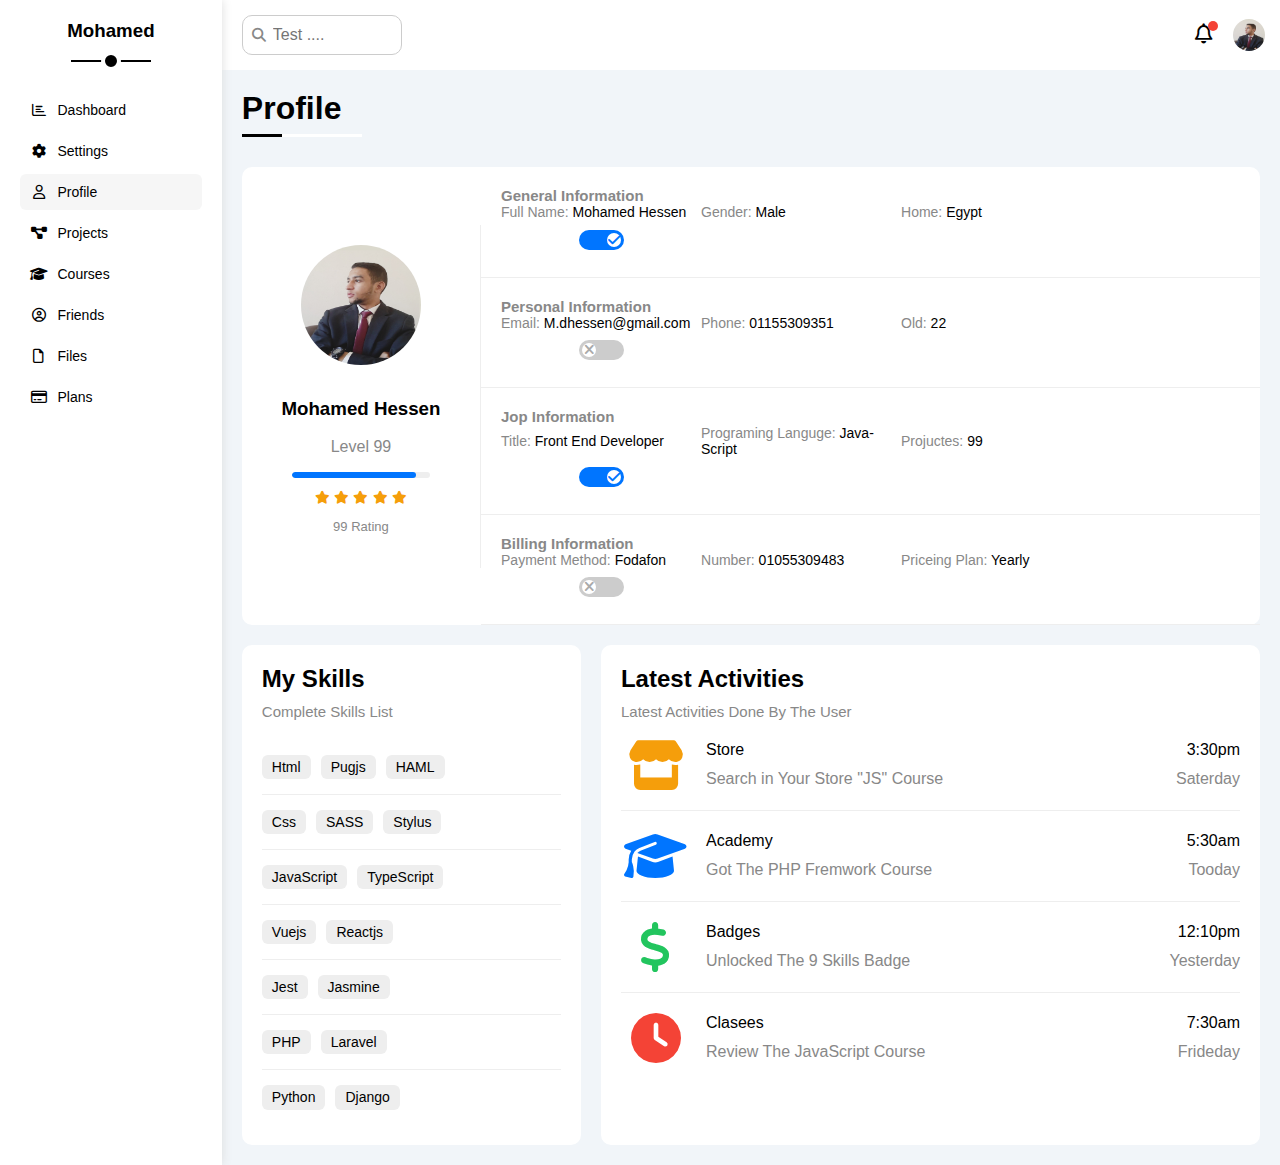
<file: Profile.html>
<!DOCTYPE html>
<html lang="en">
  <head>
    <meta charset="UTF-8" />
    <meta name="viewport" content="width=device-width, initial-scale=1.0" />
    <link rel="stylesheet" href="assets/css/all.min.css" />
    <link rel="stylesheet" href="assets/css/frem.css" />
    <link rel="stylesheet" href="assets/css/main.css" />
    <link rel="stylesheet" href="assets/css/normalize.css" />
    <title>Profile</title>
  </head>
  <body>
    <div class="page d-flex">
      <!-- Start Sidbar -->
      <div class="sidbar bg-white p-relative p-20">
        <h3 class="p-relative txt-c">Mohamed</h3>
        <ul>
          <li>
            <a
              class="d-flex c-black align-c fs-14 rad-6 p-10"
              href="index.html"
            >
              <i class="fa-regular fa-chart-bar fa-fw"></i>
              <span class="fs-14">Dashboard</span>
            </a>
          </li>
          <li>
            <a
              class="d-flex c-black align-c fs-14 rad-6 p-10"
              href="Settings.html"
            >
              <i class="fa-solid fa-gear fa-fw"></i>
              <span>Settings</span>
            </a>
          </li>
          <li>
            <a
              class="active d-flex c-black align-c fs-14 rad-6 p-10"
              href="Profile.html"
            >
              <i class="fa-regular fa-user fa-fw"></i>
              <span>Profile</span>
            </a>
          </li>
          <li>
            <a
              class="d-flex c-black align-c fs-14 rad-6 p-10"
              href="Projects.html"
            >
              <i class="fa-solid fa-diagram-project fa-fw"></i>
              <span>Projects</span>
            </a>
          </li>
          <li>
            <a
              class="d-flex c-black align-c fs-14 rad-6 p-10"
              href="Courses.html"
            >
              <i class="fa-solid fa-graduation-cap fa-fw"></i>
              <span>Courses</span>
            </a>
          </li>
          <li>
            <a
              class="d-flex c-black align-c fs-14 rad-6 p-10"
              href="Friends.html"
            >
              <i class="fa-regular fa-circle-user fa-fw"></i>
              <span>Friends</span>
            </a>
          </li>
          <li>
            <a
              class="d-flex c-black align-c fs-14 rad-6 p-10"
              href="Files.html"
            >
              <i class="fa-regular fa-file fa-fw"></i>
              <span>Files</span>
            </a>
          </li>
          <li>
            <a
              class="d-flex c-black align-c fs-14 rad-6 p-10"
              href="Plans.html"
            >
              <i class="fa-regular fa-credit-card fa-fw"></i>
              <span>Plans</span>
            </a>
          </li>
        </ul>
      </div>
      <!-- End Sidbar -->
      <!-- Start Contant -->
      <div class="contant w-full over">
        <!-- Start Nav -->
        <div class="head bg-white p-15 between-flex">
          <div class="serch p-relative">
            <input
              class="p-10 border rad-10 b-ccc"
              type="search"
              placeholder="Test ...."
            />
          </div>
          <div class="icons d-flex align-c">
            <span class="not p-relative">
              <i class="fa-regular fa-bell fa-lg"></i>
            </span>
            <img class="rad-50" src="assets/img/user.jpg" alt="avatar" />
          </div>
        </div>
        <!-- End Nav -->
        <!-- Start Profile Contant -->
        <h1 class="title p-relative">Profile</h1>
        <div class="page-P m-20">
          <div class="overview bg-white rad-10 d-flex align-c">
            <div class="avatar txt-c p-20">
              <img class="rad-50" src="assets/img/user.jpg" alt="img" />
              <h3 class="m-h2">Mohamed Hessen</h3>
              <p class="c-gray">Level 99</p>
              <div class="level rad-6 bg-eee p-relative">
                <span style="width: 90%" class="rad-6 h-full"></span>
              </div>
              <div class="rate">
                <i class="fa-solid fa-star c-orang fs-13"></i>
                <i class="fa-solid fa-star c-orang fs-13"></i>
                <i class="fa-solid fa-star c-orang fs-13"></i>
                <i class="fa-solid fa-star c-orang fs-13"></i>
                <i class="fa-solid fa-star c-orang fs-13"></i>
              </div>
              <p class="c-gray fs-13">99 Rating</p>
            </div>
            <div class="info w-full txt-c-mobile">
              <div class="box p-20 d-flex align-c">
                <h4 class="c-gray fs-15 m-0 w-full">General Information</h4>
                <div class="fs-14">
                  <span class="c-gray">Full Name:</span>
                  <span>Mohamed Hessen</span>
                </div>
                <div class="fs-14">
                  <span class="c-gray">Gender:</span>
                  <span>Male</span>
                </div>
                <div class="fs-14">
                  <span class="c-gray">Home:</span>
                  <span>Egypt</span>
                </div>
                <div class="fs-14">
                  <label>
                    <input type="checkbox" class="toggel" checked />
                    <div class="togel"></div>
                  </label>
                </div>
              </div>
              <div class="box p-20 d-flex align-c">
                <h4 class="c-gray fs-15 m-0 w-full">Personal Information</h4>
                <div class="fs-14">
                  <span class="c-gray">Email:</span>
                  <span>M.dhessen@gmail.com</span>
                </div>
                <div class="fs-14">
                  <span class="c-gray">Phone:</span>
                  <span>01155309351</span>
                </div>
                <div class="fs-14">
                  <span class="c-gray">Old:</span>
                  <span>22</span>
                </div>
                <div class="fs-14">
                  <label>
                    <input type="checkbox" class="toggel" />
                    <div class="togel"></div>
                  </label>
                </div>
              </div>
              <div class="box p-20 d-flex align-c">
                <h4 class="c-gray fs-15 m-0 w-full">Jop Information</h4>
                <div class="fs-14">
                  <span class="c-gray">Title:</span>
                  <span>Front End Developer</span>
                </div>
                <div class="fs-14">
                  <span class="c-gray">Programing Languge:</span>
                  <span>Java-Script</span>
                </div>
                <div class="fs-14">
                  <span class="c-gray">Projuctes:</span>
                  <span>99</span>
                </div>
                <div class="fs-14">
                  <label>
                    <input type="checkbox" class="toggel" checked />
                    <div class="togel"></div>
                  </label>
                </div>
              </div>
              <div class="box p-20 d-flex align-c">
                <h4 class="c-gray fs-15 m-0 w-full">Billing Information</h4>
                <div class="fs-14">
                  <span class="c-gray">Payment Method:</span>
                  <span>Fodafon</span>
                </div>
                <div class="fs-14">
                  <span class="c-gray">Number:</span>
                  <span>01055309483</span>
                </div>
                <div class="fs-14">
                  <span class="c-gray">Priceing Plan:</span>
                  <span>Yearly</span>
                </div>
                <div class="fs-14">
                  <label>
                    <input type="checkbox" class="toggel" />
                    <div class="togel"></div>
                  </label>
                </div>
              </div>
            </div>
          </div>
          <div class="other d-flex gap-20">
            <div class="skills bg-white rad-10 p-20">
              <h2 class="mg-h2 txt-c-mobile">My Skills</h2>
              <p class="mg-p c-gray fs-15 txt-c-mobile">Complete Skills List</p>
              <ul class="m-0 txt-c-mobile">
                <li><span>Html</span><span>Pugjs</span><span>HAML </span></li>
                <li><span>Css</span><span>SASS</span><span>Stylus </span></li>
                <li><span>JavaScript</span><span>TypeScript</span></li>
                <li><span>Vuejs</span><span>Reactjs</span></li>
                <li><span>Jest</span><span>Jasmine</span></li>
                <li><span>PHP</span><span>Laravel</span></li>
                <li><span>Python</span><span>Django</span></li>
              </ul>
            </div>
            <div class="activities bg-white rad-10 p-20">
              <h2 class="mg-h2 txt-c-mobile">Latest Activities</h2>
              <p class="mg-p c-gray fs-15 txt-c-mobile">
                Latest Activities Done By The User
              </p>
              <div class="activite d-flex align-c txt-c-mobile">
                <i class="fa-solid fa-store c-orang fa-fw"></i>
                <div class="info">
                  <span class="d-block">Store</span>
                  <span class="c-gray">Search in Your Store "JS" Course </span>
                </div>
                <div class="date">
                  <span class="d-block">3:30pm</span>
                  <span class="c-gray">Saterday</span>
                </div>
              </div>
              <div class="activite d-flex align-c txt-c-mobile">
                <i class="fa-solid fa-graduation-cap fa-fw c-blue"></i>
                <div class="info">
                  <span class="d-block">Academy</span>
                  <span class="c-gray">Got The PHP Fremwork Course </span>
                </div>
                <div class="date">
                  <span class="d-block">5:30am</span>
                  <span class="c-gray">Tooday</span>
                </div>
              </div>
              <div class="activite d-flex align-c txt-c-mobile">
                <i class="fa-solid fa-dollar-sign fa-fw c-green"></i>
                <div class="info">
                  <span class="d-block">Badges</span>
                  <span class="c-gray">Unlocked The 9 Skills Badge</span>
                </div>
                <div class="date">
                  <span class="d-block">12:10pm</span>
                  <span class="c-gray">Yesterday</span>
                </div>
              </div>
              <div class="activite d-flex align-c txt-c-mobile">
                <i class="fa-solid fa-clock c-red fa-fw"></i>
                <div class="info">
                  <span class="d-block">Clasees</span>
                  <span class="c-gray">Review The JavaScript Course</span>
                </div>
                <div class="date">
                  <span class="d-block">7:30am</span>
                  <span class="c-gray">Frideday</span>
                </div>
              </div>
            </div>
          </div>
        </div>
        <!-- End Contant -->
      </div>
    </div>
  </body>
</html>
</file>
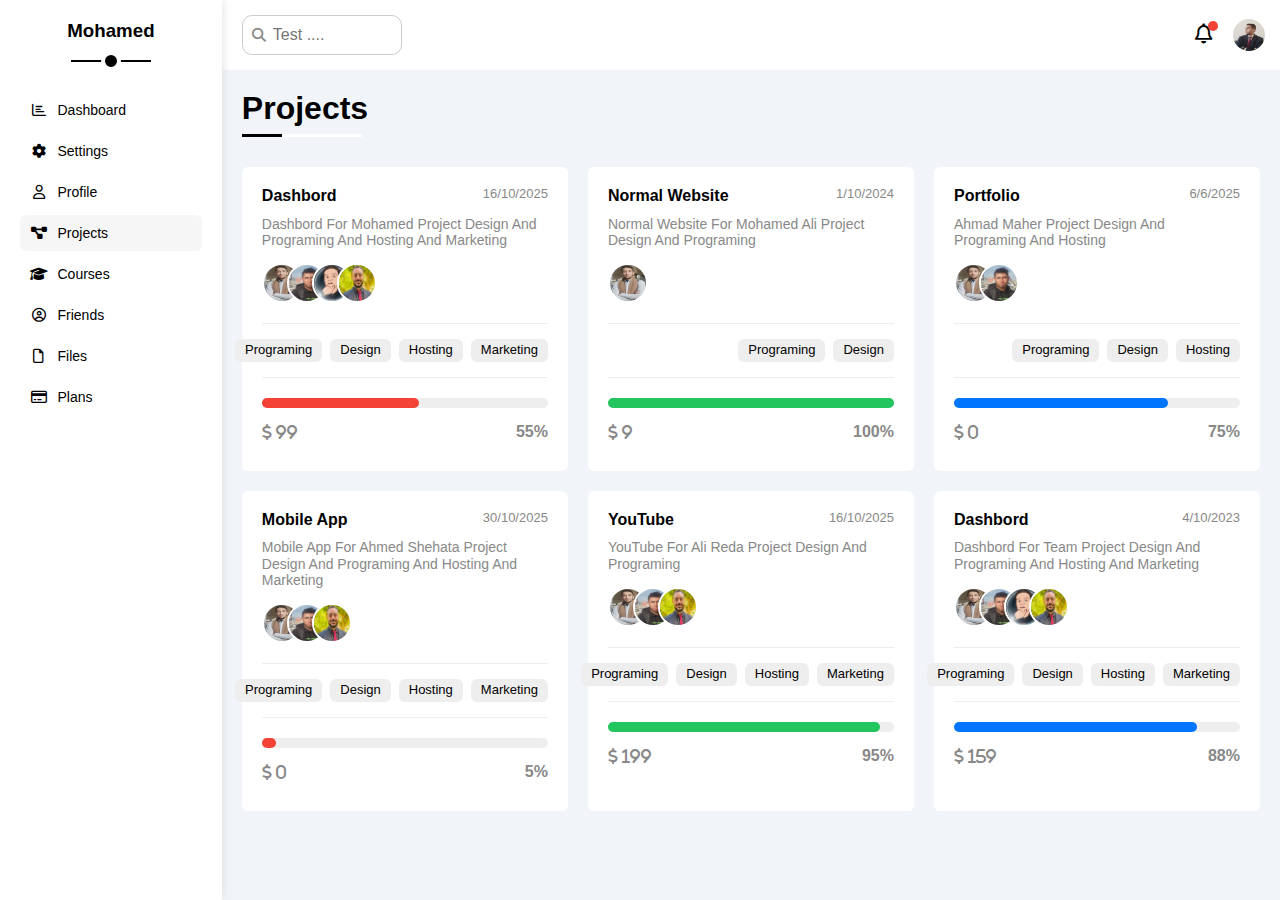
<file: Projects.html>
<!DOCTYPE html>
<html lang="en">
  <head>
    <meta charset="UTF-8" />
    <meta name="viewport" content="width=device-width, initial-scale=1.0" />
    <link rel="stylesheet" href="assets/css/all.min.css" />
    <link rel="stylesheet" href="assets/css/frem.css" />
    <link rel="stylesheet" href="assets/css/main.css" />
    <link rel="stylesheet" href="assets/css/normalize.css" />
    <title>Projects</title>
  </head>
  <body>
    <div class="page d-flex">
      <!-- Start Sidbar -->
      <div class="sidbar bg-white p-relative p-20">
        <h3 class="p-relative txt-c">Mohamed</h3>
        <ul>
          <li>
            <a
              class="d-flex c-black align-c fs-14 rad-6 p-10"
              href="index.html"
            >
              <i class="fa-regular fa-chart-bar fa-fw"></i>
              <span class="fs-14">Dashboard</span>
            </a>
          </li>
          <li>
            <a
              class="d-flex c-black align-c fs-14 rad-6 p-10"
              href="Settings.html"
            >
              <i class="fa-solid fa-gear fa-fw"></i>
              <span>Settings</span>
            </a>
          </li>
          <li>
            <a
              class="d-flex c-black align-c fs-14 rad-6 p-10"
              href="Profile.html"
            >
              <i class="fa-regular fa-user fa-fw"></i>
              <span>Profile</span>
            </a>
          </li>
          <li>
            <a
              class="active d-flex c-black align-c fs-14 rad-6 p-10"
              href="Projects.html"
            >
              <i class="fa-solid fa-diagram-project fa-fw"></i>
              <span>Projects</span>
            </a>
          </li>
          <li>
            <a
              class="d-flex c-black align-c fs-14 rad-6 p-10"
              href="Courses.html"
            >
              <i class="fa-solid fa-graduation-cap fa-fw"></i>
              <span>Courses</span>
            </a>
          </li>
          <li>
            <a
              class="d-flex c-black align-c fs-14 rad-6 p-10"
              href="Friends.html"
            >
              <i class="fa-regular fa-circle-user fa-fw"></i>
              <span>Friends</span>
            </a>
          </li>
          <li>
            <a
              class="d-flex c-black align-c fs-14 rad-6 p-10"
              href="Files.html"
            >
              <i class="fa-regular fa-file fa-fw"></i>
              <span>Files</span>
            </a>
          </li>
          <li>
            <a
              class="d-flex c-black align-c fs-14 rad-6 p-10"
              href="Plans.html"
            >
              <i class="fa-regular fa-credit-card fa-fw"></i>
              <span>Plans</span>
            </a>
          </li>
        </ul>
      </div>
      <!-- End Sidbar -->
      <!-- Start Contant -->
      <div class="contant w-full over">
        <!-- Start Nav -->
        <div class="head bg-white p-15 between-flex">
          <div class="serch p-relative">
            <input
              class="p-10 border rad-10 b-ccc"
              type="search"
              placeholder="Test ...."
            />
          </div>
          <div class="icons d-flex align-c">
            <span class="not p-relative">
              <i class="fa-regular fa-bell fa-lg"></i>
            </span>
            <img class="rad-50" src="assets/img/user.jpg" alt="avatar" />
          </div>
        </div>
        <!-- End Nav -->
        <!-- Start Projects Contant -->
        <h1 class="title p-relative">Projects</h1>
        <div class="page-P d-grid m-20 gap-20">
          <div class="proje bg-white rad-6 p-relative p-20">
            <span class="date fs-13 c-gray">16/10/2025</span>
            <h4 class="m-0">Dashbord</h4>
            <p class="c-gray fs-14">
              Dashbord For Mohamed Project Design And Programing And Hosting And
              Marketing
            </p>
            <div class="team">
              <a href="#"><img src="assets/img/team (5).jpg" alt="img" /></a>
              <a href="#"><img src="assets/img/team (3).jpg" alt="img" /></a>
              <a href="#"><img src="assets/img/team (4).jpg" alt="img" /></a>
              <a href="#"><img src="assets/img/team (2).jpg" alt="img" /></a>
            </div>
            <div class="work d-flex">
              <span class="fs-13 rad-6 bg-eee btn-shap">Programing</span>
              <span class="fs-13 rad-6 bg-eee btn-shap">Design</span>
              <span class="fs-13 rad-6 bg-eee btn-shap">Hosting</span>
              <span class="fs-13 rad-6 bg-eee btn-shap">Marketing</span>
            </div>
            <div class="info between-flex">
              <div class="prog bg-eee">
                <span class="bg-red" style="width: 55%"></span>
              </div>
            </div>
            <div class="between-flex">
              <i class="fa-solid fa-dollar-sign c-gray"> 99</i>
              <p class="c-gray fs-16 fw-bold">55%</p>
            </div>
          </div>

          <div class="proje bg-white rad-6 p-relative p-20">
            <span class="date fs-13 c-gray">1/10/2024</span>
            <h4 class="m-0">Normal Website</h4>
            <p class="c-gray fs-14">
              Normal Website For Mohamed Ali Project Design And Programing
            </p>
            <div class="team">
              <a href="#"><img src="assets/img/team (5).jpg" alt="img" /></a>
            </div>
            <div class="work d-flex">
              <span class="fs-13 rad-6 bg-eee btn-shap">Programing</span>
              <span class="fs-13 rad-6 bg-eee btn-shap">Design</span>
            </div>
            <div class="info between-flex">
              <div class="prog bg-eee">
                <span class="bg-green" style="width: 100%"></span>
              </div>
            </div>
            <div class="between-flex">
              <i class="fa-solid fa-dollar-sign c-gray"> 9</i>
              <p class="c-gray fs-16 fw-bold">100%</p>
            </div>
          </div>

          <div class="proje bg-white rad-6 p-relative p-20">
            <span class="date fs-13 c-gray">6/6/2025</span>
            <h4 class="m-0">Portfolio</h4>
            <p class="c-gray fs-14">
              Ahmad Maher Project Design And Programing And Hosting
            </p>
            <div class="team">
              <a href="#"><img src="assets/img/team (5).jpg" alt="img" /></a>
              <a href="#"><img src="assets/img/team (3).jpg" alt="img" /></a>
            </div>
            <div class="work d-flex">
              <span class="fs-13 rad-6 bg-eee btn-shap">Programing</span>
              <span class="fs-13 rad-6 bg-eee btn-shap">Design</span>
              <span class="fs-13 rad-6 bg-eee btn-shap">Hosting</span>
            </div>
            <div class="info between-flex">
              <div class="prog bg-eee">
                <span class="bg-blue" style="width: 75%"></span>
              </div>
            </div>
            <div class="between-flex">
              <i class="fa-solid fa-dollar-sign c-gray"> 0</i>
              <p class="c-gray fs-16 fw-bold">75%</p>
            </div>
          </div>

          <div class="proje bg-white rad-6 p-relative p-20">
            <span class="date fs-13 c-gray">30/10/2025</span>
            <h4 class="m-0">Mobile App</h4>
            <p class="c-gray fs-14">
              Mobile App For Ahmed Shehata Project Design And Programing And
              Hosting And Marketing
            </p>
            <div class="team">
              <a href="#"><img src="assets/img/team (5).jpg" alt="img" /></a>
              <a href="#"><img src="assets/img/team (3).jpg" alt="img" /></a>
              <a href="#"><img src="assets/img/team (2).jpg" alt="img" /></a>
            </div>
            <div class="work d-flex">
              <span class="fs-13 rad-6 bg-eee btn-shap">Programing</span>
              <span class="fs-13 rad-6 bg-eee btn-shap">Design</span>
              <span class="fs-13 rad-6 bg-eee btn-shap">Hosting</span>
              <span class="fs-13 rad-6 bg-eee btn-shap">Marketing</span>
            </div>
            <div class="info between-flex">
              <div class="prog bg-eee">
                <span class="bg-red" style="width: 5%"></span>
              </div>
            </div>
            <div class="between-flex">
              <i class="fa-solid fa-dollar-sign c-gray"> 0</i>
              <p class="c-gray fs-16 fw-bold">5%</p>
            </div>
          </div>

          <div class="proje bg-white rad-6 p-relative p-20">
            <span class="date fs-13 c-gray">16/10/2025</span>
            <h4 class="m-0">YouTube</h4>
            <p class="c-gray fs-14">
              YouTube For Ali Reda Project Design And Programing
            </p>
            <div class="team">
              <a href="#"><img src="assets/img/team (5).jpg" alt="img" /></a>
              <a href="#"><img src="assets/img/team (3).jpg" alt="img" /></a>
              <a href="#"><img src="assets/img/team (2).jpg" alt="img" /></a>
            </div>
            <div class="work d-flex">
              <span class="fs-13 rad-6 bg-eee btn-shap">Programing</span>
              <span class="fs-13 rad-6 bg-eee btn-shap">Design</span>
              <span class="fs-13 rad-6 bg-eee btn-shap">Hosting</span>
              <span class="fs-13 rad-6 bg-eee btn-shap">Marketing</span>
            </div>
            <div class="info between-flex">
              <div class="prog bg-eee">
                <span class="bg-green" style="width: 95%"></span>
              </div>
            </div>
            <div class="between-flex">
              <i class="fa-solid fa-dollar-sign c-gray"> 199</i>
              <p class="c-gray fs-16 fw-bold">95%</p>
            </div>
          </div>

          <div class="proje bg-white rad-6 p-relative p-20">
            <span class="date fs-13 c-gray">4/10/2023</span>
            <h4 class="m-0">Dashbord</h4>
            <p class="c-gray fs-14">
              Dashbord For Team Project Design And Programing And Hosting And
              Marketing
            </p>
            <div class="team">
              <a href="#"><img src="assets/img/team (5).jpg" alt="img" /></a>
              <a href="#"><img src="assets/img/team (3).jpg" alt="img" /></a>
              <a href="#"><img src="assets/img/team (4).jpg" alt="img" /></a>
              <a href="#"><img src="assets/img/team (2).jpg" alt="img" /></a>
            </div>
            <div class="work d-flex">
              <span class="fs-13 rad-6 bg-eee btn-shap">Programing</span>
              <span class="fs-13 rad-6 bg-eee btn-shap">Design</span>
              <span class="fs-13 rad-6 bg-eee btn-shap">Hosting</span>
              <span class="fs-13 rad-6 bg-eee btn-shap">Marketing</span>
            </div>
            <div class="info between-flex">
              <div class="prog bg-eee">
                <span class="bg-blue" style="width: 85%"></span>
              </div>
            </div>
            <div class="between-flex">
              <i class="fa-solid fa-dollar-sign c-gray"> 159</i>
              <p class="c-gray fs-16 fw-bold">88%</p>
            </div>
          </div>
        </div>
      </div>
    </div>
  </body>
</html>
</file>
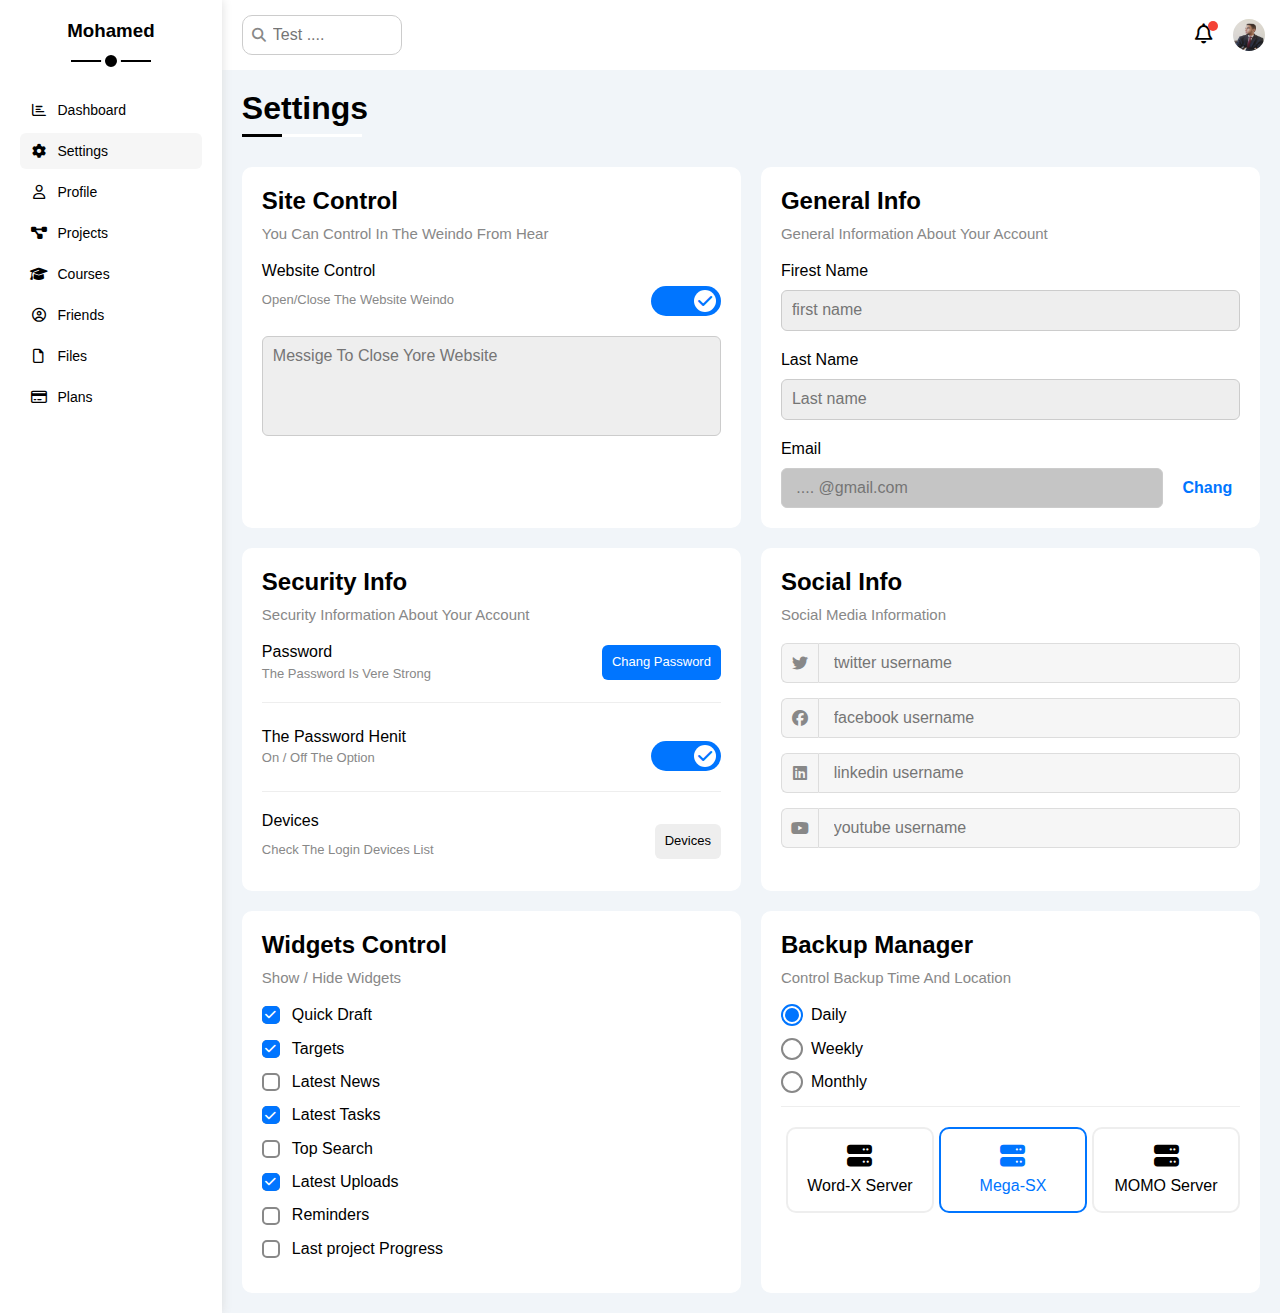
<file: Settings.html>
<!DOCTYPE html>
<html lang="en">
  <head>
    <meta charset="UTF-8" />
    <meta name="viewport" content="width=device-width, initial-scale=1.0" />
    <link rel="stylesheet" href="assets/css/all.min.css" />
    <link rel="stylesheet" href="assets/css/frem.css" />
    <link rel="stylesheet" href="assets/css/main.css" />
    <link rel="stylesheet" href="assets/css/normalize.css" />
    <title>Settings</title>
  </head>
  <body>
    <div class="page d-flex">
      <!-- Start Sidbar -->
      <div class="sidbar bg-white p-relative p-20">
        <h3 class="p-relative txt-c">Mohamed</h3>
        <ul>
          <li>
            <a
              class="d-flex c-black align-c fs-14 rad-6 p-10"
              href="index.html"
            >
              <i class="fa-regular fa-chart-bar fa-fw"></i>
              <span class="fs-14">Dashboard</span>
            </a>
          </li>
          <li>
            <a
              class="active d-flex c-black align-c fs-14 rad-6 p-10"
              href="Settings.html"
            >
              <i class="fa-solid fa-gear fa-fw"></i>
              <span>Settings</span>
            </a>
          </li>
          <li>
            <a
              class="d-flex c-black align-c fs-14 rad-6 p-10"
              href="Profile.html"
            >
              <i class="fa-regular fa-user fa-fw"></i>
              <span>Profile</span>
            </a>
          </li>
          <li>
            <a
              class="d-flex c-black align-c fs-14 rad-6 p-10"
              href="Projects.html"
            >
              <i class="fa-solid fa-diagram-project fa-fw"></i>
              <span>Projects</span>
            </a>
          </li>
          <li>
            <a
              class="d-flex c-black align-c fs-14 rad-6 p-10"
              href="Courses.html"
            >
              <i class="fa-solid fa-graduation-cap fa-fw"></i>
              <span>Courses</span>
            </a>
          </li>
          <li>
            <a
              class="d-flex c-black align-c fs-14 rad-6 p-10"
              href="Friends.html"
            >
              <i class="fa-regular fa-circle-user fa-fw"></i>
              <span>Friends</span>
            </a>
          </li>
          <li>
            <a
              class="d-flex c-black align-c fs-14 rad-6 p-10"
              href="Files.html"
            >
              <i class="fa-regular fa-file fa-fw"></i>
              <span>Files</span>
            </a>
          </li>
          <li>
            <a
              class="d-flex c-black align-c fs-14 rad-6 p-10"
              href="Plans.html"
            >
              <i class="fa-regular fa-credit-card fa-fw"></i>
              <span>Plans</span>
            </a>
          </li>
        </ul>
      </div>
      <!-- End Sidbar -->
      <!-- Start Contant -->
      <div class="contant w-full over">
        <!-- Start Nav -->
        <div class="head bg-white p-15 between-flex">
          <div class="serch p-relative">
            <input
              class="p-10 border rad-10 b-ccc"
              type="search"
              placeholder="Test ...."
            />
          </div>
          <div class="icons d-flex align-c">
            <span class="not p-relative">
              <i class="fa-regular fa-bell fa-lg"></i>
            </span>
            <img class="rad-50" src="assets/img/user.jpg" alt="avatar" />
          </div>
        </div>
        <!-- End Nav -->
        <!-- Start Settings Contant -->
        <h1 class="title p-relative">Settings</h1>
        <div class="page-S m-20 gap-20 d-grid">
          <div class="p-20 bg-white rad-10">
            <h2 class="mg-h2">Site Control</h2>
            <p class="mg-p c-gray fs-15">
              You Can Control In The Weindo From Hear
            </p>
            <div class="between-flex">
              <div>
                <span>Website Control</span>
                <p class="c-gray fs-13">Open/Close The Website Weindo</p>
              </div>
              <div>
                <label>
                  <input type="checkbox" class="toggel" checked />
                  <div class="togel"></div>
                </label>
              </div>
            </div>
            <textarea
              class="b-ccc p-10 rad-6 d-block w-full bg-eee"
              placeholder="Messige To Close Yore Website"
            ></textarea>
          </div>

          <div class="p-20 bg-white rad-10">
            <h2 class="mg-h2">General Info</h2>
            <p class="mg-p c-gray fs-15">
              General Information About Your Account
            </p>
            <div class="inp">
              <label for="first">Firest Name</label>
              <input
                class="b-ccc bg-eee p-10 rad-6 d-block w-full mg-p"
                type="text"
                id="first"
                placeholder="first name"
              />
            </div>
            <div class="inp">
              <label for="Last">Last Name</label>
              <input
                class="b-ccc bg-eee p-10 rad-6 d-block w-full mg-p"
                type="text"
                id="Last"
                placeholder="Last name"
              />
            </div>
            <div class="inp">
              <label class="d-block" for="Email">Email</label>
              <input
                class="mail b-ccc p-10 rad-6 d-block w-full"
                type="email"
                id="Email"
                placeholder=" .... @gmail.com"
                disabled
              />
              <a class="c-blue fw-bold" href="#">Chang</a>
            </div>
          </div>

          <div class="Securit p-20 bg-white rad-10">
            <h2 class="mg-h2">Security Info</h2>
            <p class="mg-p c-gray fs-15">
              Security Information About Your Account
            </p>
            <div class="Security between-flex">
              <div>
                <span>Password</span>
                <p class="c-gray fs-13">The Password Is Vere Strong</p>
              </div>
              <a class="bg-blue rad-6 p-10 c-white fs-13" href="#"
                >Chang Password</a
              >
            </div>

            <div class="Security between-flex">
              <div>
                <span>The Password Henit</span>
                <p class="c-gray fs-13">On / Off The Option</p>
              </div>
              <label>
                <input type="checkbox" class="toggel" checked />
                <div class="togel"></div>
              </label>
            </div>

            <div class="between-flex">
              <div>
                <span>Devices</span>
                <p class="c-gray fs-13">Check The Login Devices List</p>
              </div>
              <a class="bg-eee rad-6 p-10 c-black fs-13" href="#">Devices</a>
            </div>
          </div>

          <div class="SOcial p-20 bg-white rad-10">
            <h2 class="mg-h2">Social Info</h2>
            <p class="mg-p c-gray fs-15">Social Media Information</p>
            <div class="d-flex align-c">
              <i class="fa-brands fa-twitter flex-center c-gray"></i>
              <input
                class="w-full"
                type="text"
                placeholder="twitter username"
              />
            </div>
            <div class="d-flex align-c">
              <i class="fa-brands fa-facebook flex-center c-gray"></i>
              <input
                class="w-full"
                type="text"
                placeholder="facebook username"
              />
            </div>
            <div class="d-flex align-c">
              <i class="fa-brands fa-linkedin flex-center c-gray"></i>
              <input
                class="w-full"
                type="text"
                placeholder="linkedin username"
              />
            </div>
            <div class="d-flex align-c">
              <i class="fa-brands fa-youtube flex-center c-gray"></i>
              <input
                class="w-full"
                type="text"
                placeholder="youtube username"
              />
            </div>
          </div>

          <div class="widgt p-20 bg-white rad-10">
            <h2 class="mg-h2">Widgets Control</h2>
            <p class="mg-p c-gray fs-15">Show / Hide Widgets</p>
            <div class="control d-flex align-c">
              <input type="checkbox" id="one" checked />
              <label for="one">Quick Draft</label>
            </div>
            <div class="control d-flex align-c">
              <input type="checkbox" id="two" checked />
              <label for="two">Targets</label>
            </div>
            <div class="control d-flex align-c">
              <input type="checkbox" id="three" />
              <label for="three">Latest News</label>
            </div>
            <div class="control d-flex align-c">
              <input type="checkbox" id="five" checked />
              <label for="five">Latest Tasks</label>
            </div>
            <div class="control d-flex align-c">
              <input type="checkbox" id="six" />
              <label for="six">Top Search</label>
            </div>
            <div class="control d-flex align-c">
              <input type="checkbox" id="sive" checked />
              <label for="sive">Latest Uploads</label>
            </div>
            <div class="control d-flex align-c">
              <input type="checkbox" id="eigt" />
              <label for="eigt">Reminders</label>
            </div>
            <div class="control d-flex align-c">
              <input type="checkbox" id="nine" />
              <label for="nine">Last project Progress</label>
            </div>
          </div>

          <div class="backup p-20 bg-white rad-10">
            <h2 class="mg-h2">Backup Manager</h2>
            <p class="mg-p c-gray fs-15">Control Backup Time And Location</p>
            <div class="date d-flex align-c">
              <input type="radio" name="time" id="Daily" checked />
              <label for="Daily">Daily</label>
            </div>
            <div class="date d-flex align-c">
              <input type="radio" name="time" id="Weekly" />
              <label for="Weekly">Weekly</label>
            </div>
            <div class="date d-flex align-c">
              <input type="radio" name="time" id="Monthly" />
              <label for="Monthly">Monthly</label>
            </div>
            <div class="servers d-flex align-c txt-c">
              <input type="radio" name="server" id="one-s" />
              <div class="server rad-10 w-full">
                <label class="d-block m-15" for="one-s">
                  <i class="fa-solid fa-server d-block"></i>
                  Word-X Server
                </label>
              </div>
              <input type="radio" name="server" id="two-s" checked />
              <div class="server rad-10 w-full">
                <label class="d-block m-15" for="two-s">
                  <i class="fa-solid fa-server d-block"></i>
                  Mega-SX
                </label>
              </div>
              <input type="radio" name="server" id="three-s" />
              <div class="server rad-10 w-full">
                <label class="d-block m-15" for="three-s">
                  <i class="fa-solid fa-server d-block"></i>
                  MOMO Server
                </label>
              </div>
            </div>
          </div>
        </div>
      </div>
      <!-- End Contant -->
    </div>
  </body>
</html>
</file>
<file: assets/css/frem.css>
:root {
    --blue: #0075ff;
    --blue-alt: #0d69d5;
    --orang: #f59e0b;
    --green: #22c55e;
    --red: #f44336;
    --gray: #888;
}

.btn-shap {
    padding: 4px 10px;
    border-radius: 6px;
}

/* Start Box ALL */
.d-block {
    display: block;
}

.d-flex {
    display: flex;
}

.align-c {
    align-items: center;
}

.between-flex {
    display: flex;
    justify-content: space-between;
    align-items: center;
}

.f-wrap {
    flex-wrap: wrap;
}

.flex-center {
    display: flex;
    justify-content: center;
    align-items: center;
}

.d-grid {
    display: grid;
}

.gap-20 {
    gap: 20px;
}

/* Start padding and margin */
.p-20 {
    padding: 20px;
}

.p-15 {
    padding: 15px;
}

.p-10 {
    padding: 10px;
}

.m-20 {
    margin: 20px;
}

.m-15 {
    margin: 15px;
}

.m-0 {
    margin: 0px;
}

.mg-h2 {
    margin-top: 0;
    margin-bottom: 10px;
}

.mg-p {
    margin-top: 0;
    margin-bottom: 20px;
}

/* Start background and Color */
.bg-white {
    background-color: white;
}

.bg-blue {
    background-color: var(--blue);
}

.bg-orang {
    background-color: var(--orang);
}

.bg-green {
    background-color: var(--green);
}

.bg-red {
    background-color: var(--red);
}

.bg-gray {
    background-color: var(--gray);
}

.bg-eee {
    background-color: #eee;
}

.c-white {
    color: white;
}

.c-black {
    color: black;
}

.c-gray {
    color: var(--gray);
}

.c-blue {
    color: var(--blue);
}

.c-orang {
    color: var(--orang);
}

.c-green {
    color: var(--green);
}

.c-red {
    color: var(--red);
}

.p-relative {
    position: relative;
}
.p-absolute {
    position: absolute;
}

/* Start Font And Text */
.txt-c {
    text-align: center;
}

.fs-25 {
    font-size: 25px;
}

.fs-20 {
    font-size: 20px;
}

.fs-15 {
    font-size: 15px;
}

.fs-14 {
    font-size: 14px;
}

.fs-13 {
    font-size: 13px;
}

.fw-bold {
    font-weight: bold
}

/* Start Border and width */
.b-ccc {
    border: 1px solid #ccc;
}

.b-eee {
    border: 1px solid #eee;
}

.b-none {
    border: none;
}

.rad-6 {
    border-radius: 6px;
}

.rad-10 {
    border-radius: 10px;
}

.rad-50 {
    border-radius: 50%;
}

.w-full {
    width: 100%;
}

.w-100 {
    width: 100px;
}

.h-100 {
    height: 100px;
}

.h-full {
    height: 100%;
}

.w-fit {
    width: fit-content;
}

.over {
    overflow: hidden;
}

/* Media Mobaile */
@media(max-width:767px) {
    .txt-c-mobile {
        text-align: center;
    }

    .block-mobile {
        display: block;
    }

    .hidden-mobile {
        display: none;
    }
}
</file>
<file: assets/css/main.css>
:root {
    --blue: #0075ff;
    --blue-alt: #0d69d5;
    --orang: #f59e0b;
    --green: #22c55e;
    --red: #f44336;
    --gray: #888;
}

* {
    box-sizing: border-box;
}

body {
    font-family: sans-serif;
    margin: 0;
}

*:focus {
    outline: none;
}

input {
    border: none;
}

a {
    text-decoration: none;
    transition: .4s;
}

ul {
    list-style-type: none;
    padding: 0;
    margin: 0;
}

::-webkit-scrollbar {
    width: 15px;
}

::-webkit-scrollbar-track {
    background-color: white;
}

::-webkit-scrollbar-thumb {
    background-color: var(--blue);
}

::-webkit-scrollbar-thumb:hover {
    background-color: var(--blue-alt);
}

.page {
    background-color: #f1f5f9;
    min-height: 100vh;
}

.title {
    margin: 20px 20px 40px 20px;
}

.title::before,
.title::after {
    content: '';
    position: absolute;
    height: 3px;
    bottom: -10px;
    left: 0;
}

.title::before {
    background-color: white;
    width: 120px;
}

.title::after {
    background-color: black;
    width: 40px;
}

/* Start Sidbar */
.sidbar {
    width: 260px;
    box-shadow: 0 0 10px #ddd;
}

.sidbar h3 {
    margin-bottom: 50px;
    margin-top: 0;
}

.sidbar h3::before,
.sidbar h3::after {
    content: "";
    background-color: black;
    position: absolute;
    left: 50%;
    transform: translateX(-50%);
}

.sidbar h3::before {
    width: 80px;
    height: 2px;
    bottom: -20px;
}

.sidbar h3::after {
    width: 12px;
    height: 12px;
    border-radius: 50%;
    border: 4px solid white;
    bottom: -29px;
}

.sidbar ul li a {
    margin-bottom: 5px;
}

.sidbar ul li a:hover,
.active {
    background-color: #f6f6f6;
}

.sidbar ul li a span {
    margin-left: 10px;
}

/* End Sidbar */
/* Start contant dachbord */

.head .serch::before {
    font-family: "Font Awesome 6 Free";
    content: "\f002";
    font-weight: 900;
    position: absolute;
    left: 15px;
    top: 50%;
    transform: translateY(-50%);
    font-size: 14px;
    color: var(--gray);
}

.head .serch input {
    margin-left: 5px;
    padding-left: 30px;
    width: 160px;
    transition: width .4s;
}

.head .serch input:focus {
    width: 200px;
}

.head .serch input:focus::placeholder {
    color: transparent;
}

.icons .not::before {
    content: "";
    position: absolute;
    width: 10px;
    height: 10px;
    background-color: var(--red);
    border-radius: 50%;
    right: -5px;
    top: -5px;
}

.icons img {
    margin-left: 20px;
    width: 32px;
    height: 32px;
}

.raber {
    grid-template-columns: repeat(auto-fill, minmax(400px, 1fr));
    margin: 20px;
}

.text p {
    margin-top: 5px;
}

.text img {
    max-width: 25%;
}

.ava {
    width: 60px;
    height: 60px;
    border: 2px solid white;
    padding: 2px;
    box-shadow: 0 0 5px #ddd;
    margin-left: 20px;
    margin-top: -30px;
}

.body {
    border-top: 1px solid #eee;
    border-bottom: 1px solid #eee;
    margin-top: 10px;
    margin-bottom: 20px;
}

.body>div {
    flex: 1;
}

.body span {
    margin-top: 10px;
}

.viset {
    margin: 0px 15px 15px auto;
}

.viset:hover {
    background-color: var(--blue-alt);
}

.quick form input {
    margin-bottom: 20px;
}

.quick form textarea {
    margin-bottom: 20px;
    border: none;
    min-height: 150px;
    resize: none;
}

.quick .save {
    margin-left: auto;
    cursor: pointer;
}

.quick .save:hover {
    background-color: var(--blue-alt);
}

.target .data .blue {
    height: 4px;
}

.target .targ-R .icon {
    width: 80px;
    height: 80px;
    margin-right: 15px;
}

.target .data span:nth-child(2) {
    margin-top: 5px;
    margin-bottom: 10px;
}

.target .data {
    flex: 1;
}

.target .data .prog>span {
    position: absolute;
    left: 0;
    top: 0;
    height: 100%;
}

.target .data .prog>span>span {
    position: absolute;
    bottom: 16px;
    right: -18px;
    padding: 5px 6px 3px 6px;
    border-radius: 5px;
    font-size: 12px;
}

.target .data .prog>span>span::after {
    content: "";
    position: absolute;
    bottom: -10px;
    left: 50%;
    border-color: transparent;
    border-width: 5px;
    border-style: solid;
    transform: translateX(-50%);
}

.target .data .prog>span>span::after {
    border-top-color: var(--blue);
}

.target .data .prog>.orang>span::after {
    border-top-color: var(--orang);
}

.target .data .prog>.green>span::after {
    border-top-color: var(--green);
}

.target .blue .icon,
.target .data .blue {
    background-color: rgba(0, 117, 255, 0.2);
}

.target .orang .icon,
.target .orang .blue {
    background-color: rgba(245, 158, 11, 0.2);
}

.target .green .icon,
.target .green .blue {
    background-color: rgba(34, 197, 94, 0.2);
}

.ticket .box {
    width: 47%;
}

.ticket .box i {
    margin-bottom: 10px;
}

.ticket .box span {
    margin-bottom: 5px;
}

.News .news:not(:last-of-type) {
    margin-bottom: 20px;
    padding-bottom: 20px;
    border-bottom: 1px solid #eee;
}

.News .news img {
    width: 15%;
    margin-right: 15px;
    border-radius: 6px;
}

.News .news .info {
    flex-grow: 1;
}

.News .news .info h3 {
    margin: 0 0 6px;
    font-size: 16px;
}

.tasks .task:not(:last-of-type) {
    margin-bottom: 15px;
    padding-bottom: 15px;
    border-bottom: 1px solid #eee;
}

.tasks .info {
    flex-grow: 1;
}

.tasks .dane {
    opacity: 0.3;
}

.tasks .done p,
.tasks .done h3 {
    text-decoration: line-through;
}

.tasks .delete {
    cursor: pointer;
    transition: 0.2s;
}

.tasks .delete:hover {
    color: var(--red);
}

.top-S .head {
    margin-bottom: 10px;
}

.top-S .items {
    padding-top: 15px;
    padding-bottom: 15px;
}

.uplod ul li {
    padding-bottom: 10px;
    margin-bottom: 15px;
}

.uplod ul li:not(:last-of-type) {
    border-bottom: 1px solid #eee;
}

.uplod ul li img {
    width: 40px;
    height: 40px;
    margin-right: 10px;
}

.project ul li {
    margin-top: 25px;
}

.project ul::before {
    content: "";
    position: absolute;
    left: 11px;
    width: 2px;
    height: 100%;
    background-color: var(--blue);
}

.project ul li::before {
    content: "";
    width: 20px;
    height: 20px;
    display: block;
    border-radius: 50%;
    background-color: white;
    border: 2px solid white;
    outline: 2px solid var(--blue);
    margin-right: 15px;
    z-index: 1;
}

.project ul li.done::before {
    background-color: var(--blue);
}

.project ul li.now::before {
    background-color: var(--blue);
    animation: change 0.8s infinite;
}

@keyframes change {
    form {
        background-color: var(--blue);
    }

    to {
        background-color: white;
    }
}

.project img {
    position: absolute;
    width: 160px;
    right: 20px;
    bottom: 60px;
    opacity: 0.5;
}

.remainder ul li {
    margin-top: 15px;
}

.remainder ul li span {
    margin-right: 15px;
    width: 15px;
    height: 15px;
}

.remainder ul li div {
    padding-left: 15px;
}

.remainder ul li .blue {
    border-left: 2px solid var(--blue);
}

.remainder ul li .orang {
    border-left: 2px solid var(--orang);
}

.remainder ul li .green {
    border-left: 2px solid var(--green);
}

.remainder ul li .red {
    border-left: 2px solid var(--red);
}

.remainder ul li .gray {
    border-left: 2px solid var(--gray);
}

.remainder ul li div p {
    margin-top: 0;
    margin-bottom: 5px;
}

.post .top img {
    margin-right: 15px;
}

.post .top .info span {
    margin-bottom: 5px;
}

.post .text {
    text-align: center;
    line-height: 1.8;
    border-top: 2px solid #eee;
    border-bottom: 2px solid #eee;
    min-height: 140px;
    font-size: 25px;
    padding: 15px 0;
    margin: 15px 0;
}

.social .box {
    margin-bottom: 10px;
    padding-left: 70px;
}

.social .box i {
    position: absolute;
    left: 0;
    top: 0;
    width: 50px;
    transition: 0.3s;
}

.social .box i:hover {
    transform: rotate(5deg);
}

.social .twitter {
    background-color: rgba(29, 160, 242, 0.3);
    color: #1da1f2;
}

.social .twitter i,
.social .twitter a {
    background-color: #1da1f2;
}

.social .facebook {
    background-color: rgba(24, 119, 242, 0.3);
    color: #1877f2;
}

.social .facebook i,
.social .facebook a {
    background-color: #1877f2;
}

.social .youtube {
    background-color: rgba(255, 0, 0, 0.3);
    color: #ff0000;
}

.social .youtube i,
.social .youtube a {
    background-color: #ff0000;
}

.social .linkedin {
    background-color: rgba(0, 119, 181, 0.3);
    color: #0077b5;
}

.social .linkedin i,
.social .linkedin a {
    background-color: #0077b5;
}

.projects .responsev-t {
    overflow-x: auto;
}

.projects table {
    border-spacing: 0;
    min-width: 1000px;
}

.projects table td {
    padding: 15px;
    transition: .3s;
}

.projects thead td {
    background-color: #eee;
    font-weight: bold;
}

.projects tbody td {
    border-bottom: 1px solid #eee;
    border-left: 1px solid #eee;
    color: #333;
    font-weight: bold;
}

.projects tbody tr:hover td {
    background-color: #faf7f7;
}

.projects tbody tr td:last-child {
    border-right: 1px solid #eee;
}

.projects table img {
    width: 40px;
    height: 40px;
    border-radius: 50%;
    padding: 2px;
    background-color: white;
}

.projects table img:not(:first-of-type) {
    margin-left: -15px;
}

/* End contant dashbord */
/* Start Contant Settings */
.page-S {
    grid-template-columns: repeat(auto-fill, minmax(400px, 1fr));
}

.page-S textarea {
    resize: none;
    min-height: 100px;
    margin-top: 15px;
}


.toggel {
    appearance: none;
}

.togel {
    background-color: #ccc;
    width: 70px;
    height: 30px;
    border-radius: 15px;
    position: relative;
    cursor: pointer;
    transition: 0.3s;
}

.togel::before {
    font-family: "Font Awesome 6 Free";
    font-weight: 900;
    content: "\f00d";
    position: absolute;
    background-color: white;
    width: 22px;
    height: 22px;
    border-radius: 50%;
    top: 4.2px;
    left: 5px;
    color: #aaa;
    display: flex;
    justify-content: center;
    align-items: center;
    transition: 0.4s;
}

.toggel:checked+.togel {
    background-color: var(--blue);
}

.toggel:checked+.togel::before {
    content: "\f00c";
    left: 43px;
    color: var(--blue);
    transition: 0.4s;
}

.inp input {
    margin-top: 10px;
}

.mail {
    background-color: #c5c5c5;
    color: #eee;
    cursor: no-drop;
    display: inline-flex;
    margin-right: 15px;
    width: calc(100% - 77px);
}

.Security {
    border-bottom: 1px solid #eee;
    transition: .3s;
}

.Security a:hover {
    background-color: var(--blue-alt);
}

.Security:nth-child(3) {
    padding: 0 0 20px 0;
}

.Security:nth-child(4) {
    padding: 20px 0;
    margin-bottom: 20px;
}

.Security p {
    margin-top: 5px;
    margin-bottom: 0;
}

.SOcial>div {
    margin-bottom: 15px;
}

.SOcial>div:focus-within i {
    color: black;
}

.SOcial>div i {
    width: 40px;
    height: 40px;
    background-color: #f6f6f6;
    border: 1px solid #ddd;
    border-right: none;
    border-radius: 6px 0 0 6px;
    transition: .3s;
}

.SOcial>div input {
    height: 40px;
    background-color: #f6f6f6;
    border: 1px solid #ddd;
    padding-left: 15px;
    border-radius: 0 6px 6px 0;
    transition: .3s;
}

.widgt .control {
    margin-bottom: 15px;
}

.widgt .control input[type="checkbox"] {
    appearance: none;
}

.widgt .control label {
    padding-left: 30px;
    cursor: pointer;
    position: relative;
}

.widgt .control label::before,
.widgt .control label::after {
    content: "";
    position: absolute;
    left: 0;
    top: 50%;
    transition: .3s;
    margin-top: -9px;
    border-radius: 5px;
}

.widgt .control label::before {
    width: 14px;
    height: 14px;
    border: 2px solid var(--gray);
}

.widgt .control label:hover:before {
    border-color: var(--blue-alt);
}

.widgt .control label::after {
    font-family: "Font Awesome 6 Free";
    font-weight: 900;
    content: "\f00c";
    background-color: var(--blue);
    color: white;
    font-size: 12px;
    width: 18px;
    height: 18px;
    display: flex;
    justify-content: center;
    align-items: center;
    transform: scale(0) rotate(360deg);
}

.widgt .control input[type="checkbox"]:checked+label::after {
    transform: scale(1);
}

.backup .date,
.server {
    margin-bottom: 15px;
}

.backup input {
    appearance: none;
}

.backup .date label {
    position: relative;
    cursor: pointer;
    padding-left: 30px;
}

.backup .date label::before,
.backup .date label::after {
    content: "";
    position: absolute;
    border-radius: 50%;
    transition: .3s;
}

.backup .date label::before {
    top: 50%;
    left: 0;
    margin-top: -11px;
    width: 18px;
    height: 18px;
    border: 2px solid var(--gray);
    border-radius: 50%;
    transition: .3s;
    display: flex;
    justify-content: center;
    align-items: center;
}

.backup .date label::after {
    left: 4px;
    top: 50%;
    transform: translateY(-50%);
    height: 14px;
    width: 14px;
    transform: scale(0);
    background-color: var(--blue);
}

.backup .date input[name="time"]:checked+label::before {
    border-color: var(--blue);
}

.backup .date input[name="time"]:checked+label::after {
    transform: scale(1);
    top: 2px;
}

.backup .servers {
    border-top: 1px solid #eee;
    padding-top: 20px;
}

.backup .server {
    border: 2px solid #eee;
    position: relative;
    margin-left: 5px;
}

.server label {
    cursor: pointer;
}

.backup .servers input[name="server"]:checked+.server {
    border-color: var(--blue);
    color: var(--blue);
}

.backup .servers input[name="server"]:hover+.server {
    border-color: var(--blue);
    transition: .3s;
}

.server label i {
    margin-bottom: 8px;
    font-size: 25px;
}

/* End Contant Settings */
/* Start Contant Profile */
.overview .avatar {
    width: 300px;
}

.overview .avatar img {
    width: 120px;
    height: 120px;
    margin-bottom: 10px;
}

.overview .avatar .level {
    height: 6px;
    overflow: hidden;
    margin: auto;
    width: 70%;
    margin-bottom: 10px;
}

.overview .avatar .level span {
    position: absolute;
    left: 0;
    top: 0;
    background-color: var(--blue);
}

.info .box {
    flex-wrap: wrap;
    border-bottom: 1px solid #eee;
    transition: .3s;
    padding-right: 0;
}

.info .box:hover {
    background-color: #f9f9f9;
}

.info .box>div {
    width: 200px;
}

.box .togel {
    background-color: #ccc;
    width: 45px;
    height: 20px;
    border-radius: 15px;
    position: relative;
    cursor: pointer;
    transition: 0.3s;
    top: -7px;
    margin: auto;
}

.box .togel::before {
    width: 14px;
    height: 14px;
    border-radius: 50%;
    top: 3.4px;
    left: 3.9px;
    color: #aaa;
    display: flex;
    justify-content: center;
    align-items: center;
    transition: 0.4s;
}

.box .toggel:checked+.togel {
    background-color: var(--blue);
}

.box .toggel:checked+.togel::before {
    content: "\f00c";
    left: 28px;
    color: var(--blue);
    transition: 0.4s;
}

.other .skills,
.other .activities {
    margin-top: 20px;
}

.other .skills {
    flex-grow: 1;
}

.other .skills ul li {
    padding: 15px 0;
}

.other .skills ul li:not(:last-of-type) {
    border-bottom: 1px solid #eee;
}

.other .skills ul li span {
    display: inline-flex;
    padding: 4px 10px;
    background-color: #eee;
    border-radius: 6px;
    font-size: 14px;
}

.other .skills ul li span:not(:last-child) {
    margin-right: 10px;
}

.other .activities {
    flex-grow: 2;
}

.other .activities span {
    margin-bottom: 10px;
}

.other .activities .activite:not(:last-of-type) {
    border-bottom: 1px solid #eee;
    padding-bottom: 20px;
    margin-bottom: 20px;
}

.other .activities .activite i {
    margin-right: 15px;
    font-size: 50px;
    width: 70px;
}

.page-P {
    grid-template-columns: repeat(auto-fill, minmax(400px, 1fr));
}

.proje .date {
    position: absolute;
    right: 20px;
    top: 20px;
}

.proje p {
    margin-top: 10px;
    margin-bottom: 10px;
}

.proje .team {
    position: relative;
    min-height: 50px;
}

.proje .team a {
    position: absolute;
    left: 0;
    bottom: 0;
}

.proje .team a:hover {
    z-index: 99;
}

.proje .team a:nth-child(2) {
    left: 25px;
}

.proje .team a:nth-child(3) {
    left: 50px;
}

.proje .team a:nth-child(4) {
    left: 75px;
}

.proje .team a:nth-child(5) {
    left: 100px;
}

.proje .team img {
    width: 40px;
    height: 40px;
    border-radius: 50%;
    border: 2px solid white;
}

.proje .work {
    justify-content: flex-end;
    border-top: 1px solid #eee;
    padding-top: 15px;
    margin-top: 15px;
}

.proje .work span {
    margin-left: 8px;
    width: fit-content;
}

.proje .info {
    border-top: 1px solid #eee;
    margin-top: 15px;
    padding-top: 20px;
    margin-bottom: 5px;
}

.proje .info>span {
    font-size: 15px;
    margin-left: -100px;
}

.proje .info .prog {
    position: relative;
    border-radius: 6px;
    height: 8px;
    width: 260px;
    width: 100%;
    padding-top: 10px;
}

.proje .info .prog span {
    position: absolute;
    left: 0px;
    top: 0;
    height: 100%;
    border-radius: 6px;
}

.page-C {
    grid-template-columns: repeat(auto-fill, minmax(250px, 1fr));
}

.course {
    overflow: hidden;
}

.course .cover {
    width: 260px;
    height: 190px;
    border-bottom: 1px solid #eee;
}

.course .ints {
    position: absolute;
    top: 15px;
    left: 15px;
    border: 3px solid white;
    width: 50px;
    height: 50px;
}

.course .txt {
    padding: 15px 20px 5px 20px;
}

.course .txt p {
    line-height: 1.5;
}


.course .txt span {
    font-weight: bold;
}

.course .info {
    border-top: 1px solid #eee;
}

.course .info span:nth-child(1) {
    cursor: pointer;
}

.page-F {
    grid-template-columns: repeat(auto-fill, minmax(300px, 1fr));
}

.friend .contan {
    position: absolute;
    left: 10px;
    top: 10px;
}

.friend .contan i {
    background-color: #eee;
    padding: 10px;
    border-radius: 50%;
    color: #666;
    font-size: 13px;
    cursor: pointer;
    transition: .3s;
}

.friend .contan i:hover {
    background-color: var(--blue);
    color: white;
}

.friend img {
    margin-top: 15px;
    margin-bottom: 10px;
}

.friend h4 {
    margin-top: 0;
    margin-bottom: -7px;
}

.friend .icons {
    border-top: 1px solid #eee;
    border-bottom: 1px solid #eee;
    padding: 20px 20px 10px 20px;
}

.friend .icons>div {
    margin-bottom: 10px;
    font-size: 15px;
}

.friend .icons i {
    margin-right: 5px;
    font-size: 15px;
    color: var(--orang);
}

.friend .icons .vip {
    position: absolute;
    right: 30px;
    top: 50%;
    transform: translateY(-50%);
    font-size: 50px;
    opacity: 0.5;
}

.page-L {
    flex-direction: row-reverse;
    align-items: flex-start;
}

.page-L .files {
    padding-top: 30px;
    min-width: 270px;
    height: 508px;
}

.page-L .files>div {
    margin-top: 10px;
    margin-bottom: 15px;
}

.page-L .files>div:hover {
    background-color: #eee;
}

.page-L .files .icon {
    margin-right: 10px;
    width: 50px;
    height: 50px;
    font-size: 30px;
}

.page-L .sise {
    margin-left: auto;
}

.page-L .files .red {
    background-color: rgba(244, 67, 54, 0.2);
}

.page-L .files .orang {
    background-color: rgba(245, 158, 11, 0.2);
}

.page-L .files .green {
    background-color: rgba(34, 197, 94, 0.2);
}

.page-L .files .blue {
    background-color: rgba(0, 117, 255, 0.2);
}

.page-L .files .up {
    margin-top: 20px;
    padding: 10px 20px;
    display: flex;
    align-items: center;
    font-size: 18px;
    transition: .3s;
}

.page-L .files .up span {
    margin: 0 150px 10px 0px;
    font-size: 20px;
    display: inline-block;
}

.page-L .files .up:hover {
    background-color: var(--blue-alt);
}

.page-L .files .up:hover span {
    animation: movee 1s infinite alternate-reverse;
}

.content {
    flex: 1;
    grid-template-columns: repeat(auto-fill, minmax(200px, 1fr));
}

.content .file .icon img {
    margin-top: 20px;
    margin-bottom: 10px;
    border-radius: 10px 25px 10px 10px;
    transition: .4s;
}

.content .file .icon img.img {
    width: 100px;
    height: 100px;
    border: 1px solid #ccc;
    border-radius: 10px;
}

.content .file .icon img.word {
    width: 100px;
    height: 100px;
    border-radius: 30px 0 10px;
}


.content .file:hover .icon img {
    transform: rotate(360deg);
}

.content .file .info {
    border-top: 1px solid #eee;
    margin-top: 10px;
    padding-top: 10px;
}

.page-P {
    grid-template-columns: repeat(auto-fill, minmax(300px, 1fr));
}

.plan .top {
    border: 3px solid white;
    outline: 3px solid transparent;
}

.plan .price {
    position: relative;
    font-size: 35px;
    width: fit-content;
    margin: auto;
}

.plan .price span {
    position: absolute;
    left: -20px;
    top: 0;
    font-size: 20px;
}

.plan ul {
    margin: 15px 0;
}

.plan ul li {
    padding: 15px 10px;
    display: flex;
    align-items: center;
    font-size: 15px;
    border-bottom: 1px solid #eee;
}

.plan ul li span {
    margin-left: 5px;
    color: #333;
}

.plan ul li i {
    color: var(--gray);
    margin-left: auto;
    cursor: pointer;
    transition: .3s;
}

.plan ul li i:hover {
    color: var(--blue-alt);
}

.plan a {
    width: 90%;
    padding: 10px;
    margin: auto;
    text-align: center;
    font-weight: bold;
}

.plan a:hover {
    background-color: transparent;
}

.plan.green a:hover {
    color: var(--green);
    border: 1px solid var(--green);
}

.plan.blue a:hover {
    color: var(--blue);
    border: 1px solid var(--blue);
}

.plan.orang a:hover {
    color: var(--orang);
    border: 1px solid var(--orang);
}

.plan.green .top {
    outline-color: var(--green);
}

.plan.blue .top {
    outline-color: var(--blue);
}

.plan.orang .top {
    outline-color: var(--orang);
}

.plan.red .top {
    outline-color: var(--red);
}

@keyframes movee {

    0%,
    100% {
        transform: translateX(0);
    }

    50% {
        transform: translateX(100px);
    }
}

/* End Contant Profile */
/* Start ALL Media */
@media(min-width:767px) {
    .overview .avatar {
        border-right: 1px solid #eee;
    }

    .other .activite .date {
        margin-left: auto;
        text-align: right;
    }
}

@media(max-width:767px) {
    .sidbar {
        max-width: 60px;
        padding: 10px;
        letter-spacing: -1px;
    }

    .sidbar h3 {
        font-size: 11px;
        margin-bottom: 15px;
    }

    .sidbar h3::before,
    .sidbar h3::after {
        display: none;
    }

    .sidbar ul li a span {
        display: none;
    }

    .text {
        padding-bottom: 30px;
    }

    .ava {
        margin-left: 0;
    }

    .body>div:not(:last-child) {
        margin-bottom: 20px;
    }

    .raber,
    .page-S,
    .page-P,
    .page-C,
    .page-F,
    .page-P {
        grid-template-columns: minmax(300px, 1fr);
        margin-left: 10px;
        margin-right: 10px;
        gap: 15px
    }

    .ticket .box {
        width: 100%;
    }

    .News .news img {
        width: 30%;
        margin-bottom: 20px;
        margin-left: 15px;
    }

    .lable {
        margin: 10px auto;
        width: fit-content;
    }

    .project img {
        right: -20px;
        opacity: 0.2;
    }

    .backup .servers {
        flex-wrap: wrap;
    }

    .overview {
        flex-direction: column;
    }

    .info .box {
        flex-direction: column;
    }

    .info .box>div {
        padding: 8px 0;
    }

    .other {
        flex-direction: column;
        gap: 0px;
    }

    .other .activite {
        flex-direction: column;
    }

    .other .activities .activite i {
        margin-bottom: 15px;
        margin-right: 0px;
    }

    .other .activite .date {
        margin-top: 15px;
    }

    .proje .work {
        flex-direction: column;
    }

    .proje .work span:not(:last-child) {
        margin-bottom: 15px;
    }

    .proje .info {
        flex-direction: column;
        padding-top: 25px;
        padding-bottom: 5px;
    }

    .proje .info .prog {
        margin-bottom: 15px;
    }

    .proje .info>span {
        display: none;
    }

    .course .cover {
        width: 100%;
    }

    .page-L {
        flex-direction: column;
        align-items: normal;
    }
}
</file>
